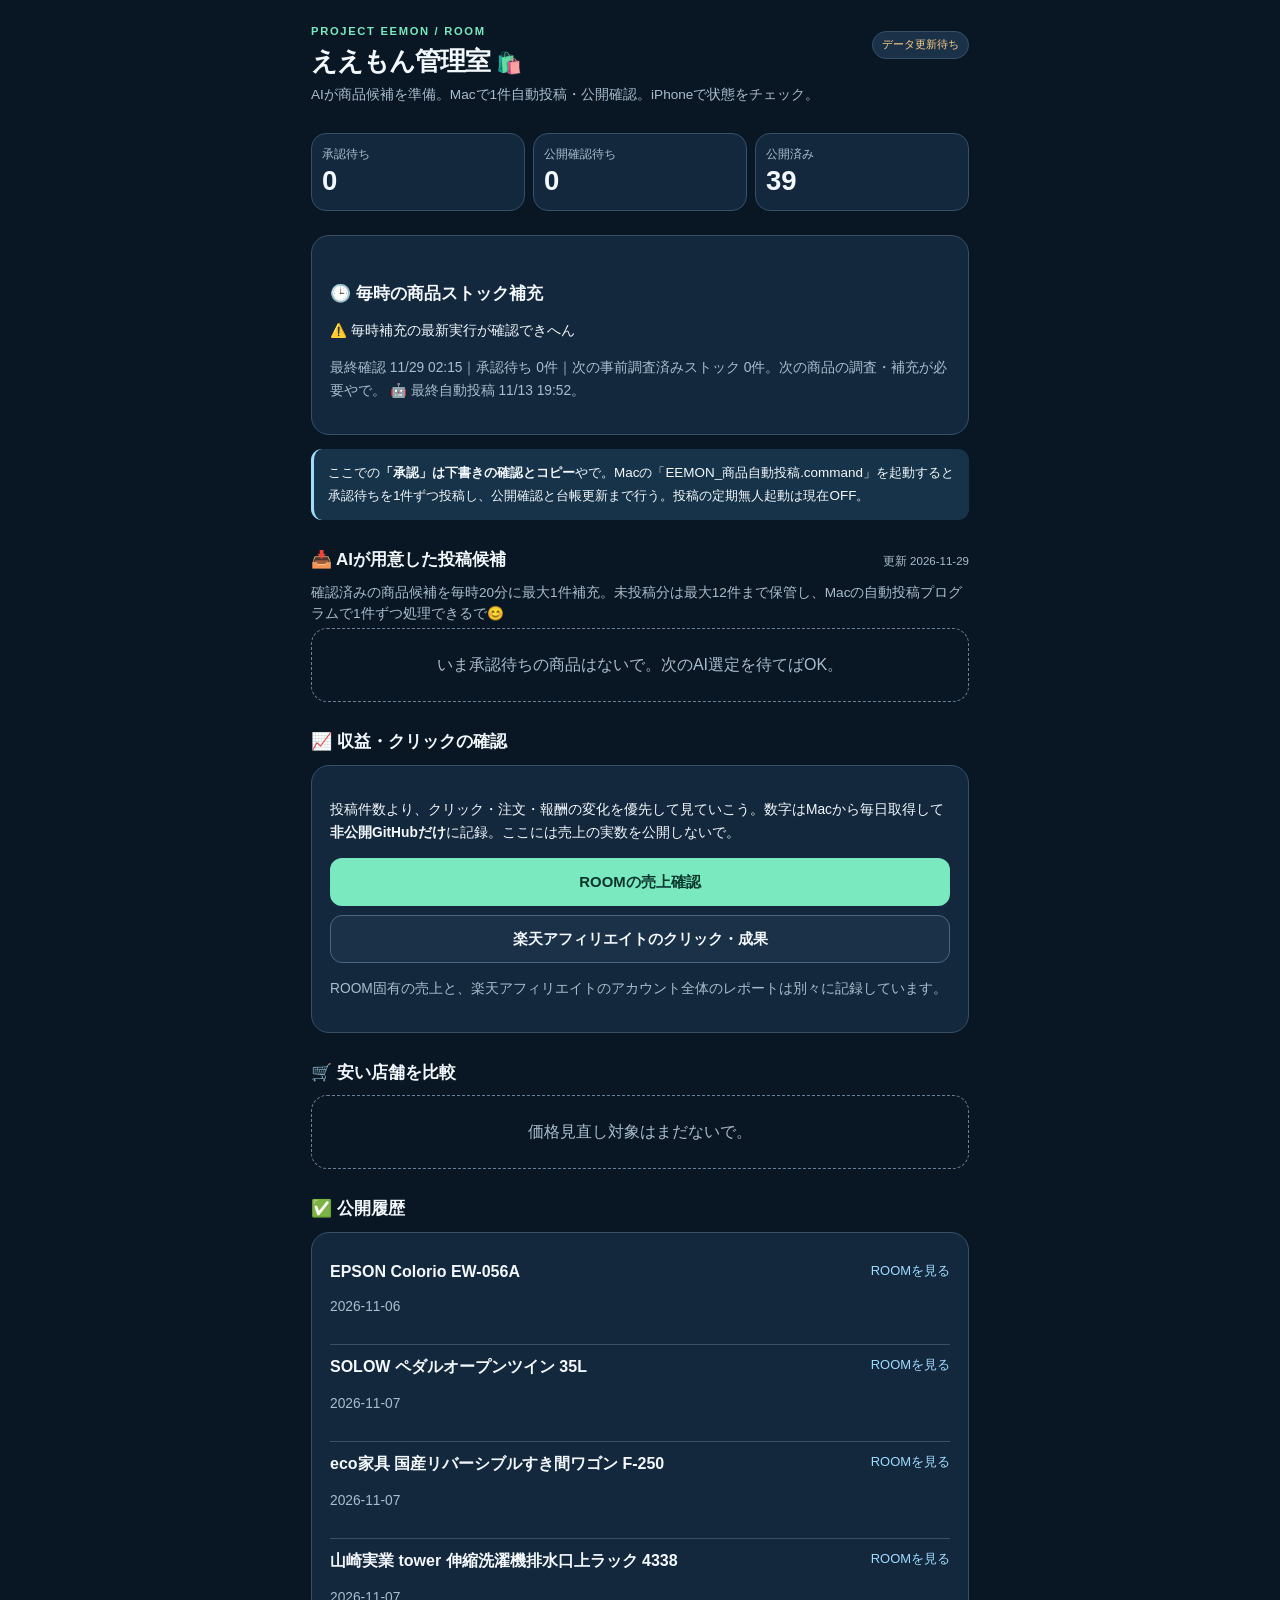
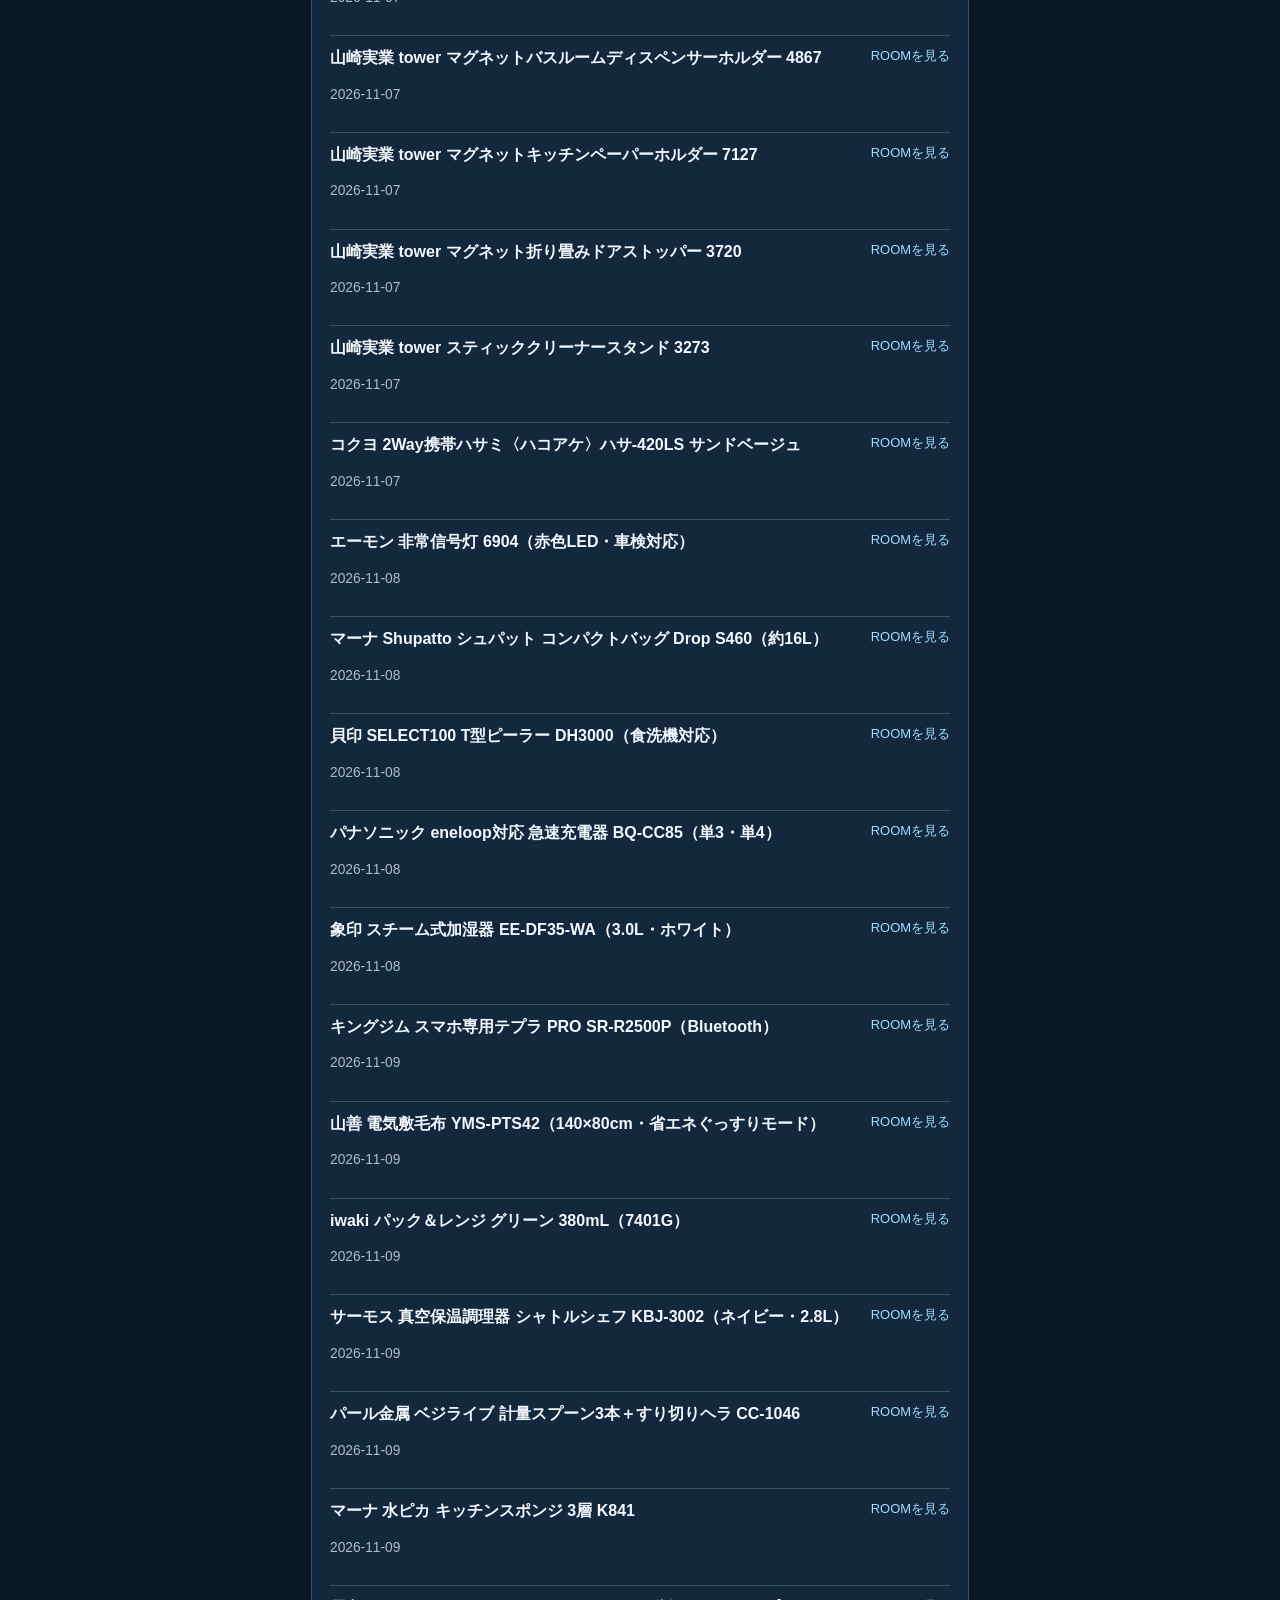
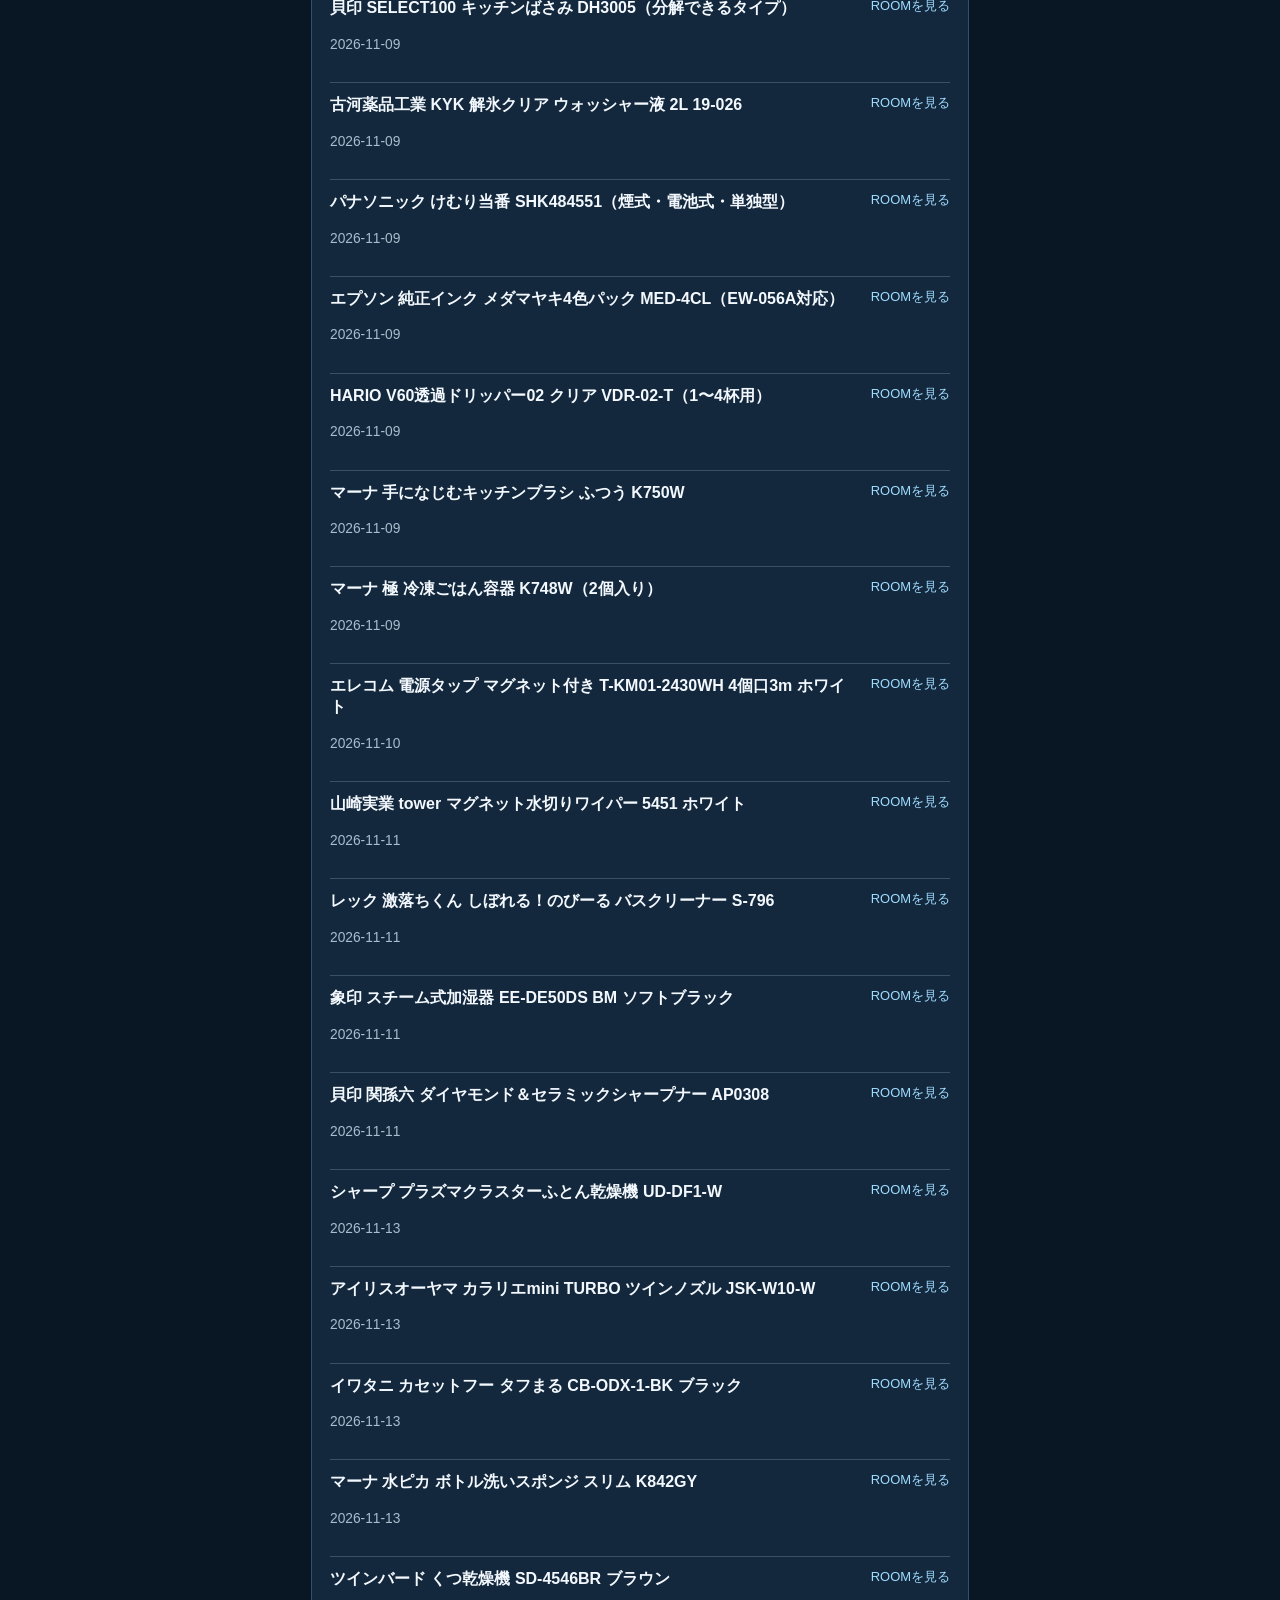
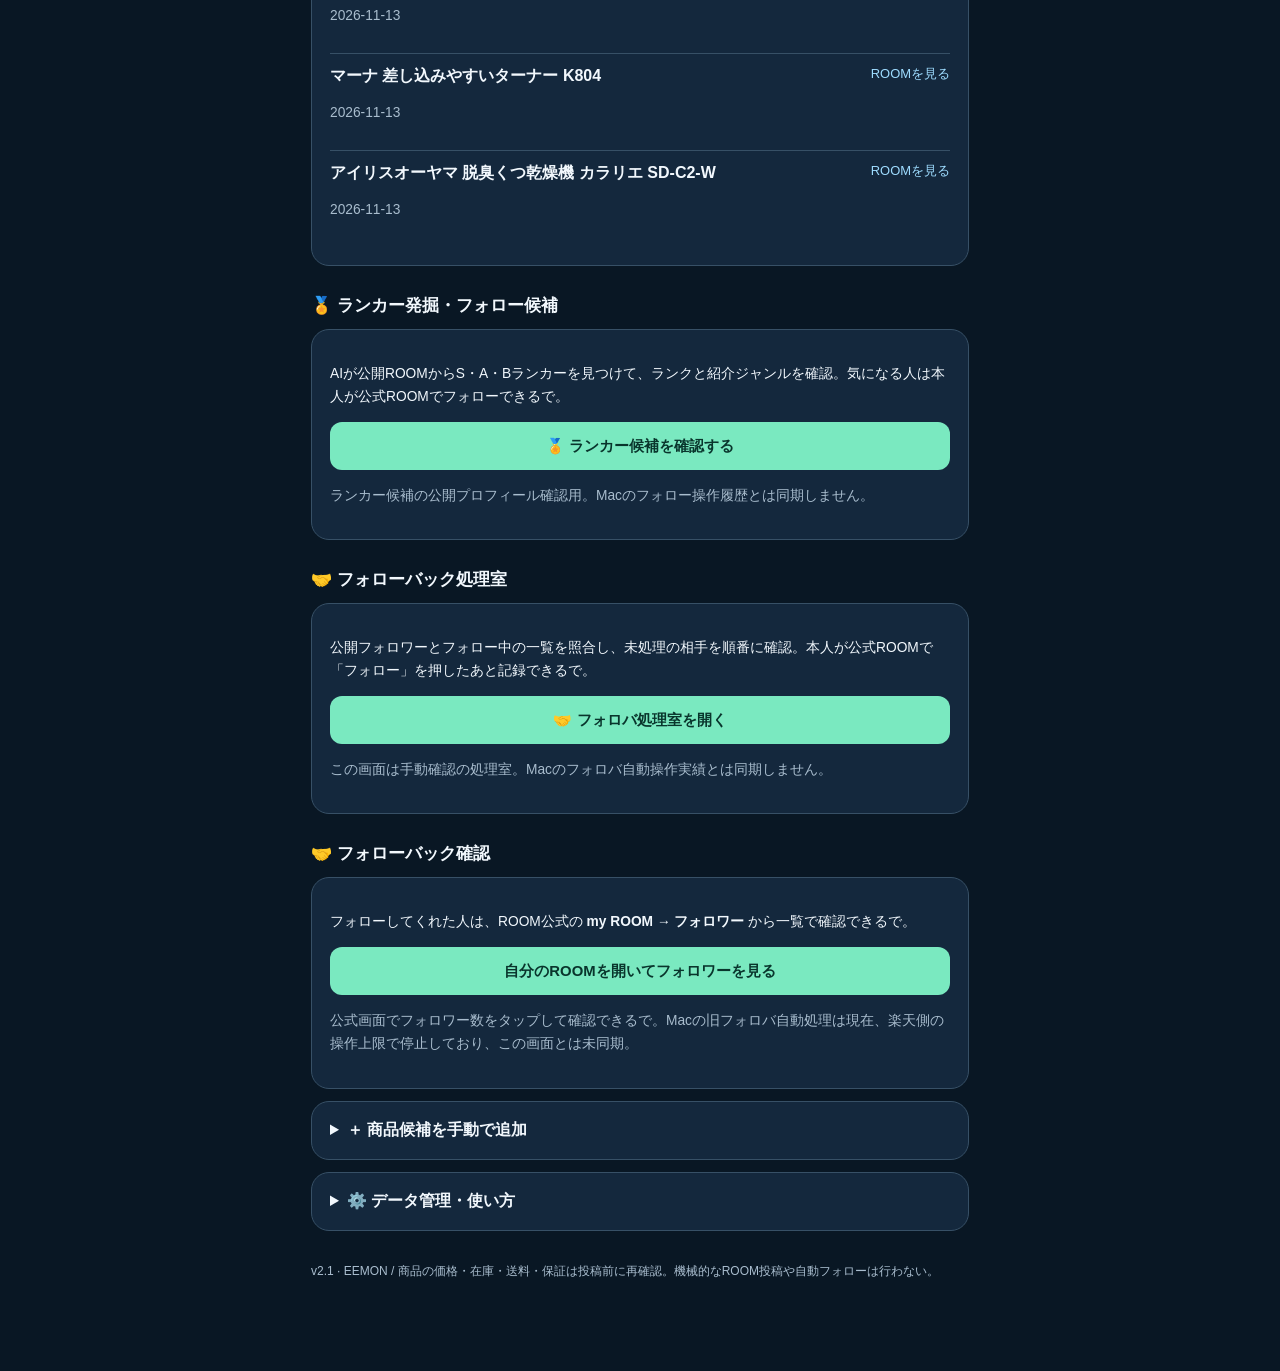
<file: index.html>
<!doctype html>
<html lang="ja">
<head>
<meta charset="utf-8">
<meta name="viewport" content="width=device-width,initial-scale=1,viewport-fit=cover">
<meta name="theme-color" content="#091724">
<meta http-equiv="Content-Security-Policy" content="default-src 'self'; script-src 'self'; style-src 'self'; connect-src 'self'; img-src 'self' data:; object-src 'none'; base-uri 'none'; form-action 'none'">
<title>EEMON｜ええもん管理室</title>
<link rel="stylesheet" href="./style.css">
<link rel="manifest" href="./manifest.webmanifest">
</head>
<body>
<main class="wrap">
  <header class="header">
    <div><div class="eyebrow">PROJECT EEMON / ROOM</div><h1>ええもん管理室 <span>🛍️</span></h1><p class="sub">AIが商品候補を準備。Macで1件自動投稿・公開確認。iPhoneで状態をチェック。</p></div>
    <div class="live" id="connection">読み込み中</div>
  </header>
  <section class="counts" aria-label="件数">
    <div><small>承認待ち</small><strong id="pending-count">–</strong></div>
    <div><small>公開確認待ち</small><strong id="reported-count">–</strong></div>
    <div><small>公開済み</small><strong id="published-count">–</strong></div>
  </section>
  <section class="panel" aria-label="毎時ストック補充の稼働状況">
    <div class="section-heading"><h2>🕒 毎時の商品ストック補充</h2></div>
    <p id="stock-health-summary">直近の自動補充を確認中…</p>
    <p id="stock-health-detail" class="muted small">この欄はMacの実行記録とGitHub在庫をもとに更新されるで。</p>
  </section>
  <p class="notice">ここでの<strong>「承認」は下書きの確認とコピー</strong>やで。Macの「EEMON_商品自動投稿.command」を起動すると承認待ちを1件ずつ投稿し、公開確認と台帳更新まで行う。投稿の定期無人起動は現在OFF。</p>
  <div class="section-heading"><h2>📥 AIが用意した投稿候補</h2><span id="feed-date" class="muted"></span></div>
  <p class="sub">確認済みの商品候補を毎時20分に最大1件補充。未投稿分は最大12件まで保管し、Macの自動投稿プログラムで1件ずつ処理できるで😊</p>
  <div id="pending"></div>
  <div class="section-heading"><h2>📈 収益・クリックの確認</h2></div>
  <section class="panel" aria-label="公式の成果レポートへ">
    <p>投稿件数より、クリック・注文・報酬の変化を優先して見ていこう。数字はMacから毎日取得して<strong>非公開GitHubだけ</strong>に記録。ここには売上の実数を公開しないで。</p>
    <div class="buttons">
      <a class="button green" href="https://room.rakuten.co.jp/eemon_sagashi_papa/settings" target="_blank" rel="noopener noreferrer">ROOMの売上確認</a>
      <a class="button secondary" href="https://affiliate.rakuten.co.jp/report/" target="_blank" rel="noopener noreferrer">楽天アフィリエイトのクリック・成果</a>
    </div>
    <p class="muted small">ROOM固有の売上と、楽天アフィリエイトのアカウント全体のレポートは別々に記録しています。</p>
  </section>
  <div class="section-heading"><h2>🛒 安い店舗を比較</h2></div>
  <div id="reviews"></div>
  <div class="section-heading"><h2>✅ 公開履歴</h2></div>
  <div id="published" class="panel"></div>
  <div class="section-heading"><h2>🏅 ランカー発掘・フォロー候補</h2></div>
  <section class="panel" aria-label="ランカー発掘室へ進む">
    <p>AIが公開ROOMからS・A・Bランカーを見つけて、ランクと紹介ジャンルを確認。気になる人は本人が公式ROOMでフォローできるで。</p>
    <a class="button green" href="./rankers.html">🏅 ランカー候補を確認する</a>
    <p class="muted small">ランカー候補の公開プロフィール確認用。Macのフォロー操作履歴とは同期しません。</p>
  </section>
  <div class="section-heading"><h2>🤝 フォローバック処理室</h2></div>
  <section class="panel" aria-label="大量フォロワーの対応">
    <p>公開フォロワーとフォロー中の一覧を照合し、未処理の相手を順番に確認。本人が公式ROOMで「フォロー」を押したあと記録できるで。</p>
    <a class="button green" href="./followbacks.html">🤝 フォロバ処理室を開く</a>
    <p class="muted small">この画面は手動確認の処理室。Macのフォロバ自動操作実績とは同期しません。</p>
  </section>
  <div class="section-heading"><h2>🤝 フォローバック確認</h2></div>
  <section class="panel" aria-label="楽天ROOMのフォローバック確認">
    <p>フォローしてくれた人は、ROOM公式の <b>my ROOM → フォロワー</b> から一覧で確認できるで。</p>
    <a class="button green" href="https://room.rakuten.co.jp/eemon_sagashi_papa/items" target="_blank" rel="noopener noreferrer">自分のROOMを開いてフォロワーを見る</a>
    <p class="muted small">公式画面でフォロワー数をタップして確認できるで。Macの旧フォロバ自動処理は現在、楽天側の操作上限で停止しており、この画面とは未同期。</p>
  </section>
  <details class="panel"><summary>＋ 商品候補を手動で追加</summary>
    <form id="manual-form" class="form" autocomplete="off">
      <label>商品名<input name="name" maxlength="90" required placeholder="例：便利な収納用品"></label>
      <label>楽天市場の商品URL<input name="url" type="url" required placeholder="https://item.rakuten.co.jp/shop/item/"></label>
      <label>紹介文（500文字以内）<textarea name="caption" maxlength="500" required placeholder="ここが他と違ってええ！"></textarea></label>
      <button class="secondary" type="submit">候補として端末に保存</button>
    </form>
  </details>
  <details class="panel"><summary>⚙️ データ管理・使い方</summary>
    <p>GitHub Pagesの無料ホスティングに、公開しても問題ない商品情報だけを置く。承認状態はこのiPhone内に保存し、GitHubや楽天へ送信しない。Safariの履歴削除で消える場合があるで。</p>
    <p><b>使い方：</b>①承認して文面コピー → ②楽天市場で「ROOMに投稿」→ ③楽天公式の「完了」を押す → ④この画面で報告文をコピーしてChatGPTに貼り付け。</p>
    <div class="btn-row"><button id="export" class="secondary" type="button">履歴をバックアップ</button><button id="clear" class="tertiary" type="button">端末内記録を消去</button></div>
    <p class="muted small">アプリ風に使うならSafariの共有メニューから「ホーム画面に追加」。このページに楽天IDやパスワードは入力しないでな。</p>
  </details>
  <footer>v2.1 · EEMON / 商品の価格・在庫・送料・保証は投稿前に再確認。機械的なROOM投稿や自動フォローは行わない。</footer>
</main>
<div id="toast" class="toast" role="status" aria-live="polite" hidden></div>
<script src="./app.js" defer></script>
<script src="./stock-status.js" defer></script>
</body></html>
</file>
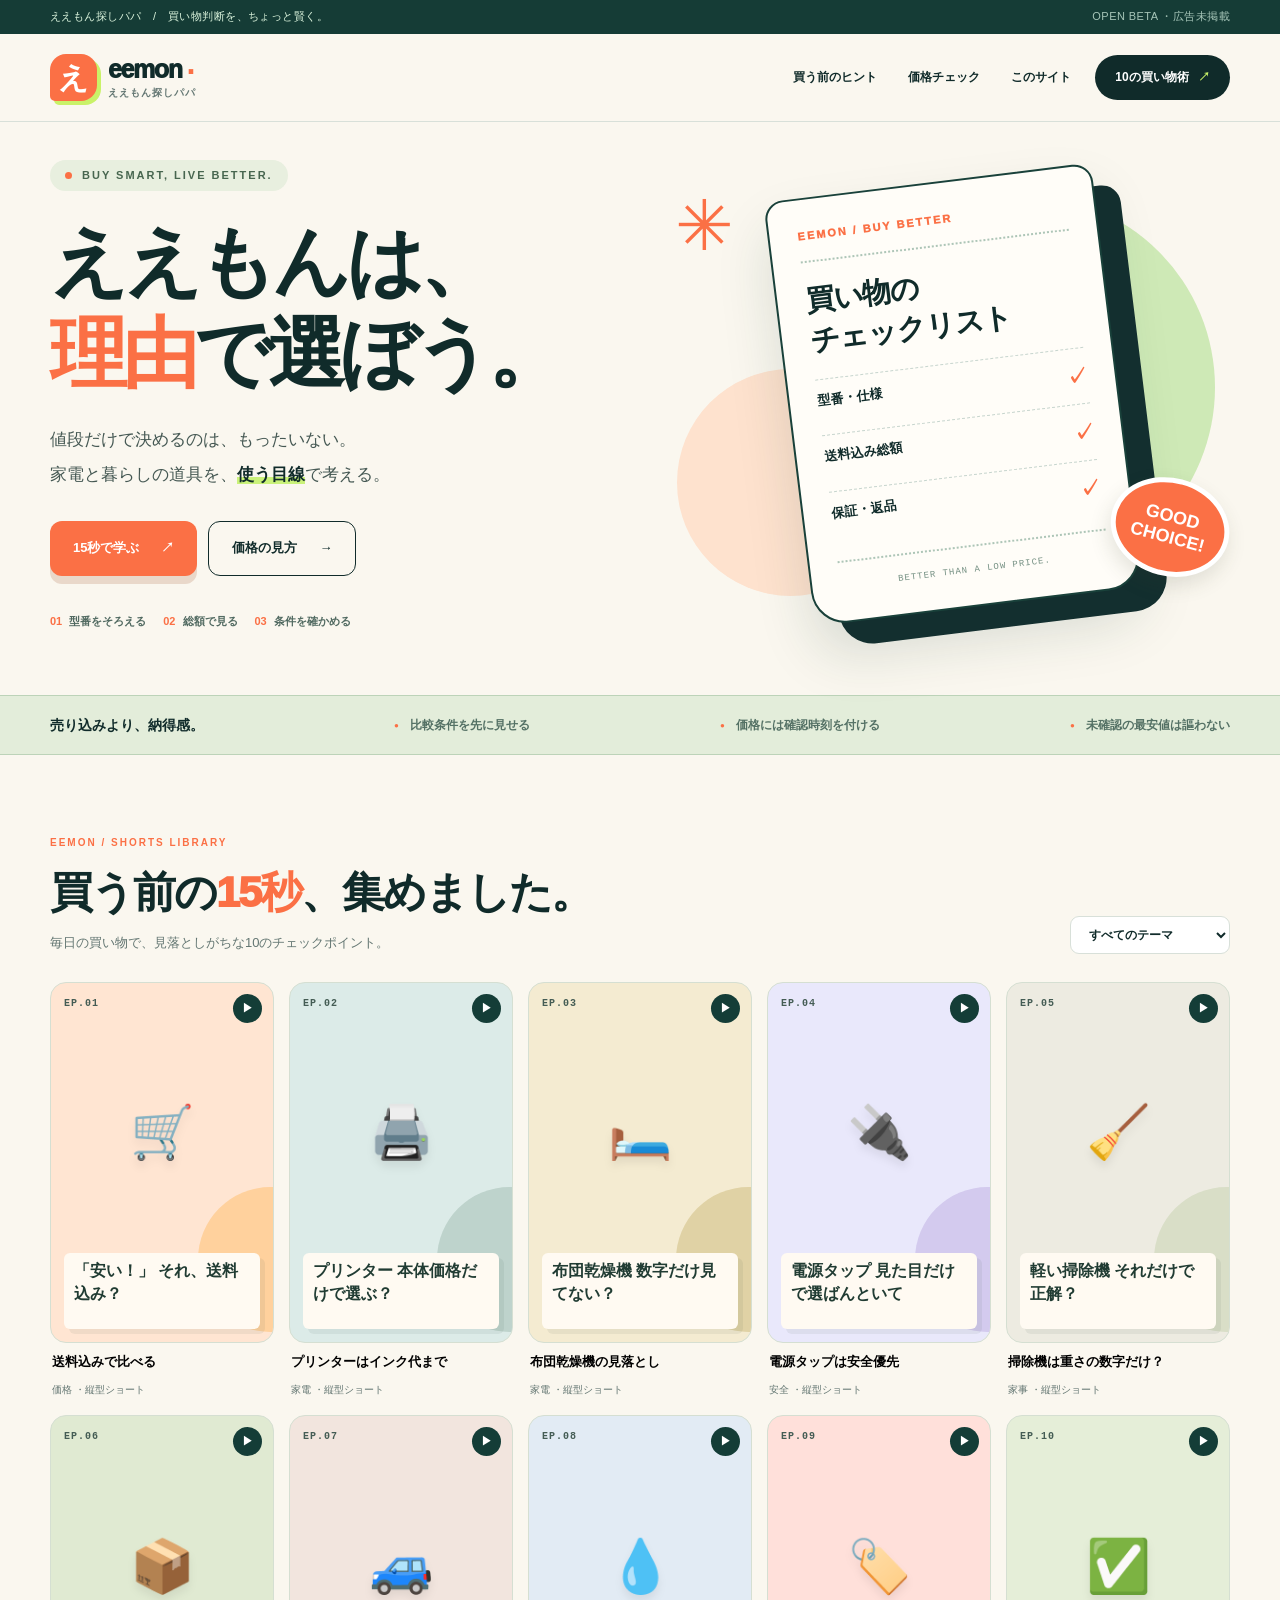
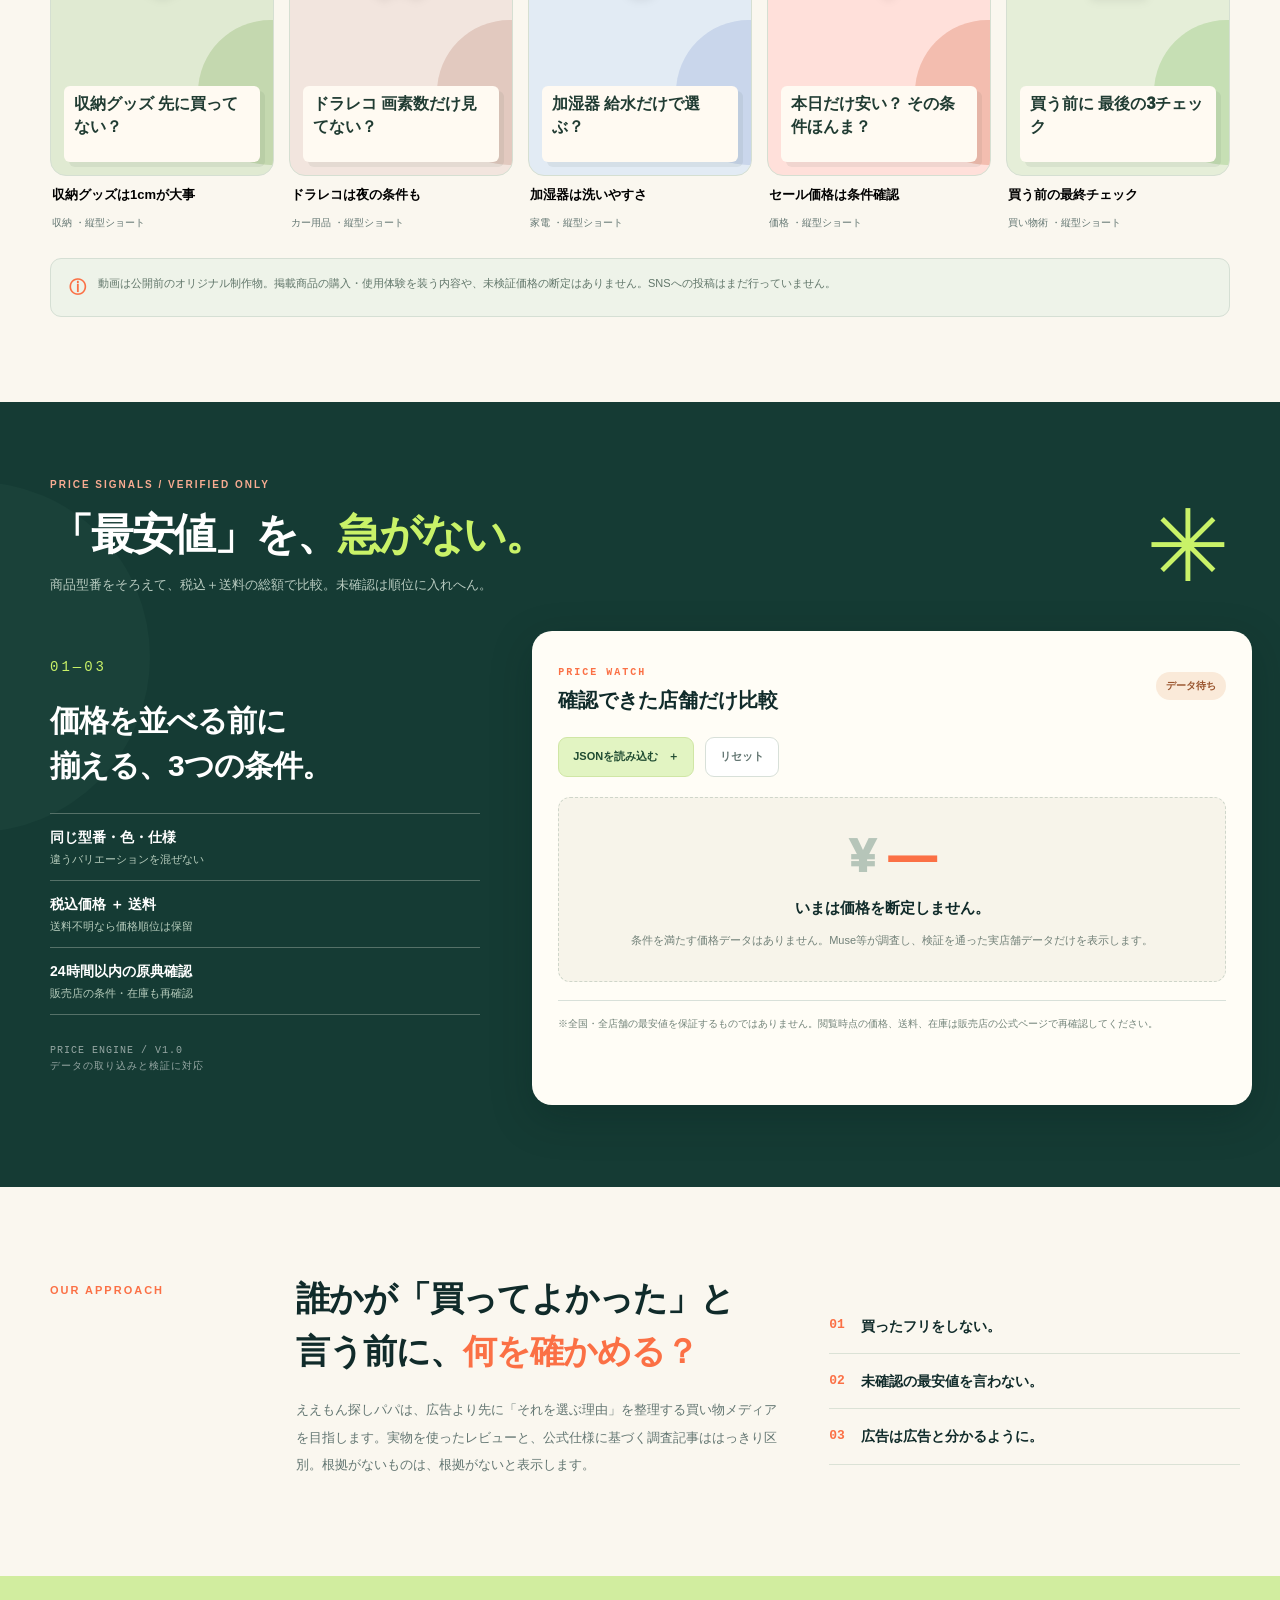
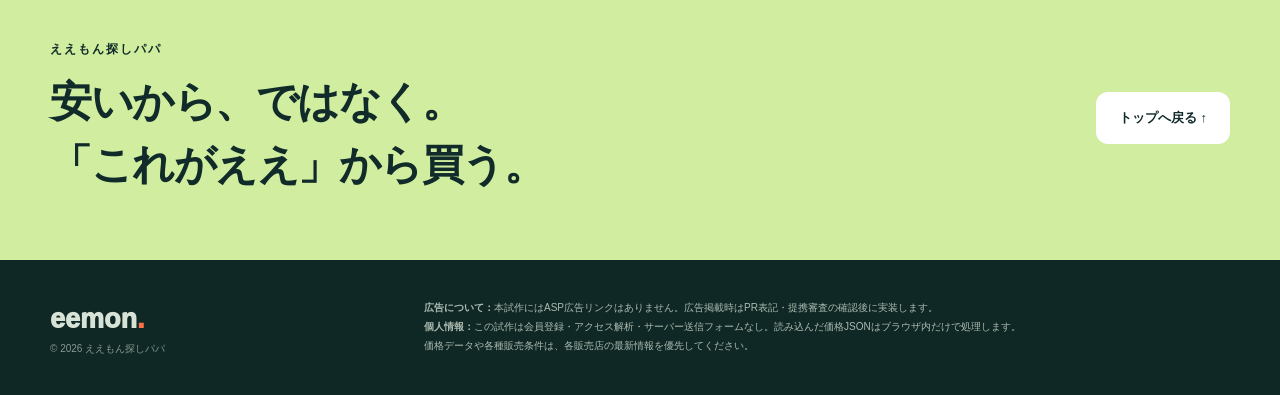
<file: social-pilot/site/index.html>
<!doctype html>
<html lang="ja">
<head>
<meta charset="utf-8"><meta name="viewport" content="width=device-width,initial-scale=1">
<meta name="theme-color" content="#f9f6ee"><meta name="description" content="ええもん探しパパ。買う前に、ちゃんと比べよう。家電・暮らしの選び方を短い動画と価格チェックでわかりやすく。">
<title>EEMON ｜ 買い物に、ちゃんと理由を。</title>
<link rel="stylesheet" href="style.css">
</head>
<body>
<div class="topnote"><div class="wrap"><span>ええもん探しパパ　/　買い物判断を、ちょっと賢く。</span><span class="topnote-right">OPEN BETA ・広告未掲載</span></div></div>
<header class="sitehead"><div class="wrap headinner"><a class="brand" href="#top" aria-label="EEMON トップ"><span class="brandmark">え</span><span class="brandname">eemon<span class="branddot">.</span><small>ええもん探しパパ</small></span></a><nav class="topnav" aria-label="メインメニュー"><a href="#reels">買う前のヒント</a><a href="#price">価格チェック</a><a href="#about">このサイト</a></nav><a class="headlink" href="#reels">10の買い物術 <span aria-hidden="true">↗</span></a></div></header>
<main id="top">
<section class="hero wrap"><div class="hero-copy"><div class="eyebrow"><span class="eyedot"></span> BUY SMART, LIVE BETTER.</div><h1>ええもんは、<br><em>理由</em>で選ぼう。</h1><p class="hero-lead">値段だけで決めるのは、もったいない。<br>家電と暮らしの道具を、<strong>使う目線</strong>で考える。</p><div class="hero-actions"><a class="btn btn-primary" href="#reels">15秒で学ぶ <span>↗</span></a><a class="btn btn-outline" href="#price">価格の見方 <span>→</span></a></div><div class="hero-foot"><div class="mini-rule"><span>01</span>型番をそろえる</div><div class="mini-rule"><span>02</span>総額で見る</div><div class="mini-rule"><span>03</span>条件を確かめる</div></div></div>
<div class="hero-art" aria-hidden="true"><div class="hero-shape hero-shape-a"></div><div class="hero-shape hero-shape-b"></div><div class="receipt"><div class="receipt-top">EEMON / BUY BETTER</div><div class="receipt-title">買い物の<br>チェックリスト</div><div class="receipt-row"><span>型番・仕様</span><b>✓</b></div><div class="receipt-row"><span>送料込み総額</span><b>✓</b></div><div class="receipt-row"><span>保証・返品</span><b>✓</b></div><div class="receipt-bottom">BETTER THAN A LOW PRICE.</div></div><span class="art-stamp">GOOD<br>CHOICE!</span><div class="art-spark">✳</div></div></section>
<section class="proofbar"><div class="wrap proofinner"><strong>売り込みより、納得感。</strong><span>比較条件を先に見せる</span><span>価格には確認時刻を付ける</span><span>未確認の最安値は謳わない</span></div></section>
<section class="wrap section reels" id="reels"><div class="section-heading"><div><div class="section-kicker">EEMON / SHORTS LIBRARY</div><h2>買う前の<span>15秒</span>、集めました。</h2><p>毎日の買い物で、見落としがちな10のチェックポイント。</p></div><div class="filter-area"><label class="visually-hidden" for="reelFilter">カテゴリで絞り込み</label><select id="reelFilter"><option value="all">すべてのテーマ</option><option value="家電">家電</option><option value="価格">価格</option><option value="安全">安全</option><option value="家事">家事</option><option value="収納">収納</option><option value="カー用品">カー用品</option><option value="買い物術">買い物術</option></select></div></div><div class="reel-grid" id="reelGrid" aria-live="polite"><div class="loading">動画ライブラリを読み込み中…</div></div><div class="library-note"><span class="library-note-icon">ⓘ</span><p>動画は公開前のオリジナル制作物。掲載商品の購入・使用体験を装う内容や、未検証価格の断定はありません。SNSへの投稿はまだ行っていません。</p></div></section>
<section class="feature" id="price"><div class="wrap"><div class="section-heading feature-heading"><div><div class="section-kicker">PRICE SIGNALS / VERIFIED ONLY</div><h2>「最安値」を、<span>急がない。</span></h2><p>商品型番をそろえて、税込＋送料の総額で比較。未確認は順位に入れへん。</p></div><span class="feature-asterisk" aria-hidden="true">✳</span></div><div class="price-layout"><div class="price-lead"><div class="price-lead-number">01—03</div><h3>価格を並べる前に<br>揃える、3つの条件。</h3><ol class="rules"><li><strong>同じ型番・色・仕様</strong><span>違うバリエーションを混ぜない</span></li><li><strong>税込価格 ＋ 送料</strong><span>送料不明なら価格順位は保留</span></li><li><strong>24時間以内の原典確認</strong><span>販売店の条件・在庫も再確認</span></li></ol><div class="data-stamp">PRICE ENGINE / V1.0<br>データの取り込みと検証に対応</div></div><div class="price-board"><div class="board-head"><div><span class="board-kicker">PRICE WATCH</span><h3>確認できた店舗だけ比較</h3></div><span class="status-pill" id="priceStatus">データ待ち</span></div><div class="board-tools"><label for="priceImport" class="upload-label">JSONを読み込む <span aria-hidden="true">＋</span></label><input type="file" id="priceImport" accept=".json,application/json" aria-label="検証済み価格JSONを読み込む"><button id="clearPrice" class="ghost-button">リセット</button></div><div id="priceBoard" aria-live="polite"><div class="empty-price"><div class="empty-graphic">¥ <span>—</span></div><strong>いまは価格を断定しません。</strong><p>条件を満たした実店舗の価格データがまだありません。検証済みJSONを読み込むと、同一型番の確認範囲で比較できます。</p></div></div><div class="board-foot">※全国・全店舗の最安値を保証するものではありません。閲覧時点の価格、送料、在庫は販売店の公式ページで再確認してください。</div></div></div></div></section>
<section class="wrap how" id="about"><div class="how-label">OUR APPROACH</div><div class="how-main"><div><h2>誰かが「買ってよかった」と<br>言う前に、<em>何を確かめる？</em></h2><p>ええもん探しパパは、広告より先に「それを選ぶ理由」を整理する買い物メディアを目指します。実物を使ったレビューと、公式仕様に基づく調査記事ははっきり区別。根拠がないものは、根拠がないと表示します。</p></div><div class="ethics"><div><span>01</span><strong>買ったフリをしない。</strong></div><div><span>02</span><strong>未確認の最安値を言わない。</strong></div><div><span>03</span><strong>広告は広告と分かるように。</strong></div></div></div></section>
<section class="closing"><div class="wrap closing-inner"><div><div class="closing-label">ええもん探しパパ</div><h2>安いから、ではなく。<br>「これがええ」から買う。</h2></div><a class="btn btn-light" href="#top">トップへ戻る ↑</a></div></section>
</main>
<footer class="footer"><div class="wrap footer-inner"><div class="footerbrand">eemon<span>.</span><small>© 2026 ええもん探しパパ</small></div><div class="footer-notice"><b>広告について：</b>本試作にはASP広告リンクはありません。広告掲載時はPR表記・提携審査の確認後に実装します。<br><b>個人情報：</b>この試作は会員登録・アクセス解析・サーバー送信フォームなし。読み込んだ価格JSONはブラウザ内だけで処理します。<br>価格データや各種販売条件は、各販売店の最新情報を優先してください。</div></div></footer>
<div class="modal" id="modal" role="dialog" aria-label="動画の詳細" aria-modal="true" aria-hidden="true"><div class="modal-underlay" id="modalUnderlay"></div><div class="modal-panel" role="document"><button id="modalClose" class="modal-close" aria-label="閉じる">×</button><div class="modal-video"><video id="modalVideo" playsinline controls preload="none" poster=""><source id="modalSource" src="" type="video/mp4"></video><div class="media-missing" id="mediaMissing" hidden>このページには動画ファイルが含まれていません。配布ZIPの <code>site/media/reels/</code> から開いてください。</div></div><div class="modal-info"><div class="section-kicker" id="modalTag"></div><h3 id="modalTitle"></h3><p id="modalNote"></p><button class="btn btn-primary" id="copyCaption">投稿キャプションをコピー</button><div class="caption-pre" id="captionPreview"></div><small>外部投稿・広告掲載は自動では行いません。</small></div></div></div>
<div class="toast" id="toast" role="status" aria-live="polite"></div>
<script defer src="app.js"></script>
</body></html>
</file>
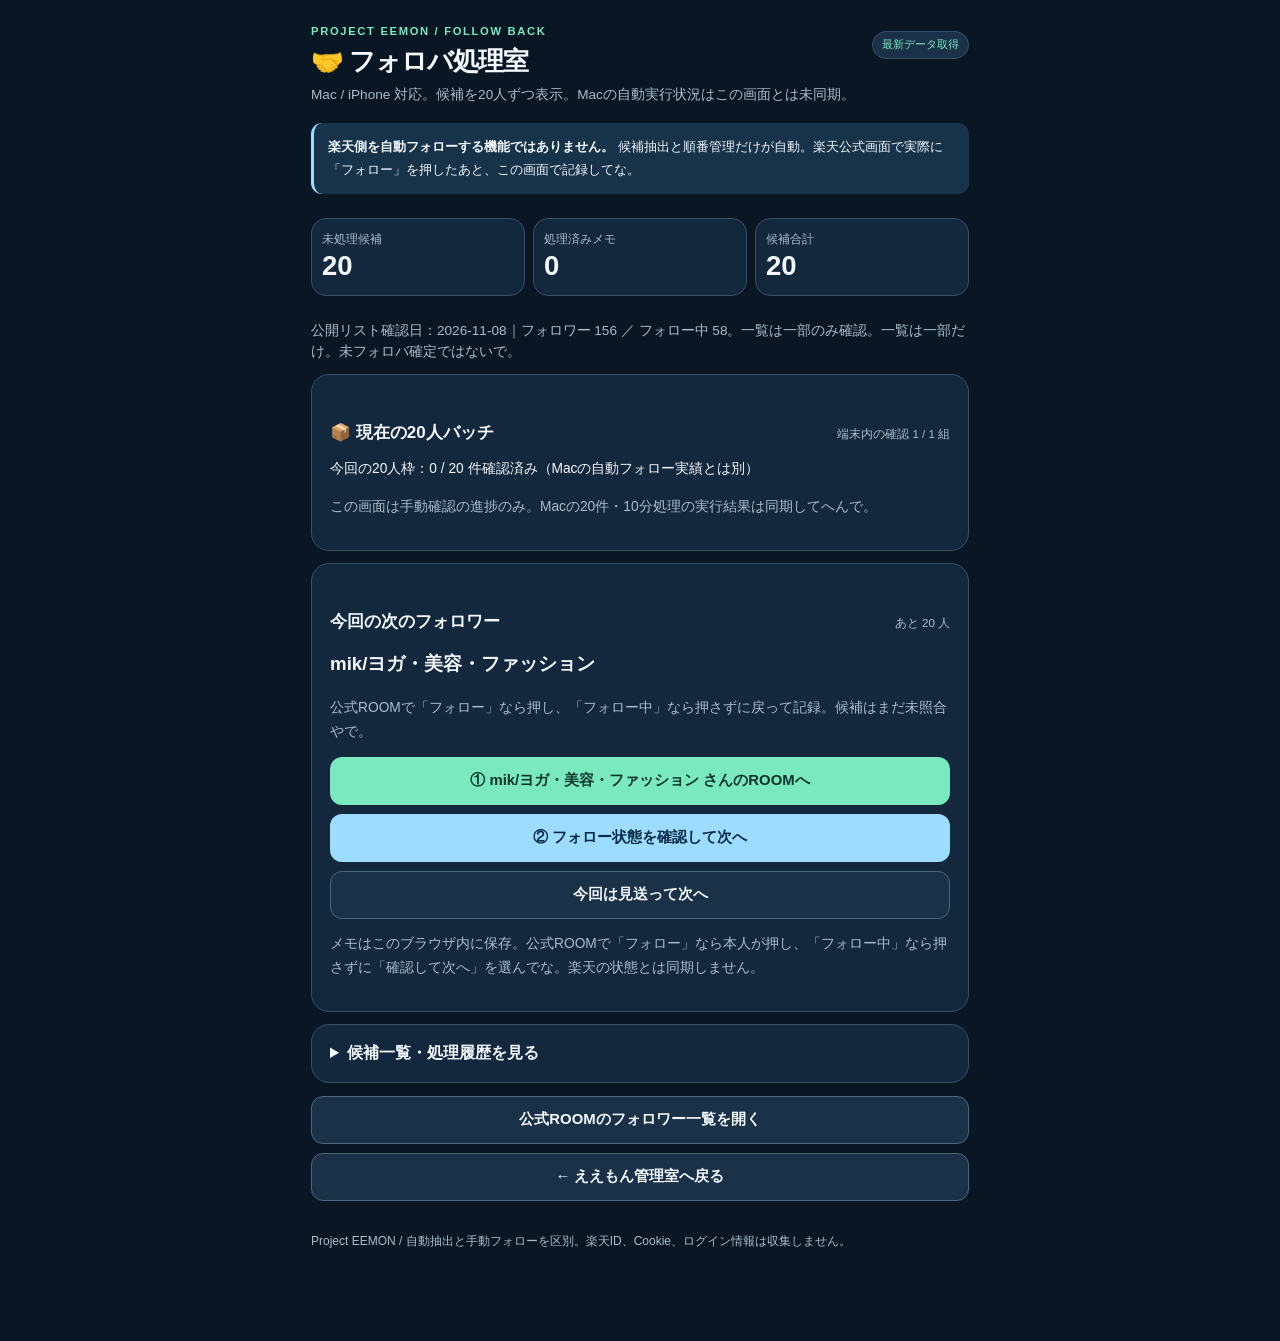
<file: followbacks.html>
<!doctype html>
<html lang="ja">
<head><meta charset="utf-8"><meta name="viewport" content="width=device-width,initial-scale=1,viewport-fit=cover">
<meta name="theme-color" content="#091724">
<meta http-equiv="Content-Security-Policy" content="default-src 'self'; script-src 'self'; style-src 'self'; connect-src 'self'; img-src 'self' data:; object-src 'none'; base-uri 'none'; form-action 'none'">
<title>EEMON｜フォローバック処理室</title>
<link rel="stylesheet" href="./style.css"></head>
<body><main class="wrap">
<header class="header"><div><div class="eyebrow">PROJECT EEMON / FOLLOW BACK</div><h1>🤝 フォロバ処理室</h1><p class="sub">Mac / iPhone 対応。候補を20人ずつ表示。Macの自動実行状況はこの画面とは未同期。</p></div><div class="live" id="connection">読み込み中</div></header>
<p class="notice"><strong>楽天側を自動フォローする機能ではありません。</strong> 候補抽出と順番管理だけが自動。楽天公式画面で実際に「フォロー」を押したあと、この画面で記録してな。</p>
<section class="counts" aria-label="フォローバック処理数"><div><small>未処理候補</small><strong id="remaining">–</strong></div><div><small>処理済みメモ</small><strong id="done">–</strong></div><div><small>候補合計</small><strong id="total">–</strong></div></section>
<p class="sub" id="source-info"></p>
<section class="panel" aria-label="20人単位の処理進捗">
<div class="section-heading"><h2>📦 現在の20人バッチ</h2><span id="batch-number" class="muted">準備中</span></div>
<p id="batch-progress">データを読み込み中…</p>
<p class="muted small" id="batch-cooldown">この画面は手動確認の進捗のみ。Macの20件・10分処理の実行結果は同期してへんで。</p>
</section>
<section class="panel" aria-label="次に確認するフォロワー">
  <div class="section-heading"><h2>今回の次のフォロワー</h2><span class="muted" id="index"></span></div>
  <h3 id="next-name">読み込み中…</h3><p class="muted small" id="next-note"></p>
  <div class="buttons"><a id="open-profile" class="button green" target="_blank" rel="noopener noreferrer" href="https://room.rakuten.co.jp/eemon_sagashi_papa/items">① 楽天ROOMの相手のプロフィールを開く</a>
  <button id="mark-done" class="primary" type="button">② フォロー状態を確認して次へ</button>
  <button id="mark-skip" class="secondary" type="button">今回は見送って次へ</button></div>
  <p class="muted small">メモはこのブラウザ内に保存。公式ROOMで「フォロー」なら本人が押し、「フォロー中」なら押さずに「確認して次へ」を選んでな。楽天の状態とは同期しません。</p>
</section>
<details class="panel"><summary>候補一覧・処理履歴を見る</summary><div id="list"></div></details>
<div class="buttons"><a class="button secondary" href="https://room.rakuten.co.jp/eemon_sagashi_papa/items" target="_blank" rel="noopener noreferrer">公式ROOMのフォロワー一覧を開く</a>
<a class="button secondary" href="./index.html">← ええもん管理室へ戻る</a></div>
<footer>Project EEMON / 自動抽出と手動フォローを区別。楽天ID、Cookie、ログイン情報は収集しません。</footer>
</main><script src="./followbacks.js" defer></script></body></html>
</file>
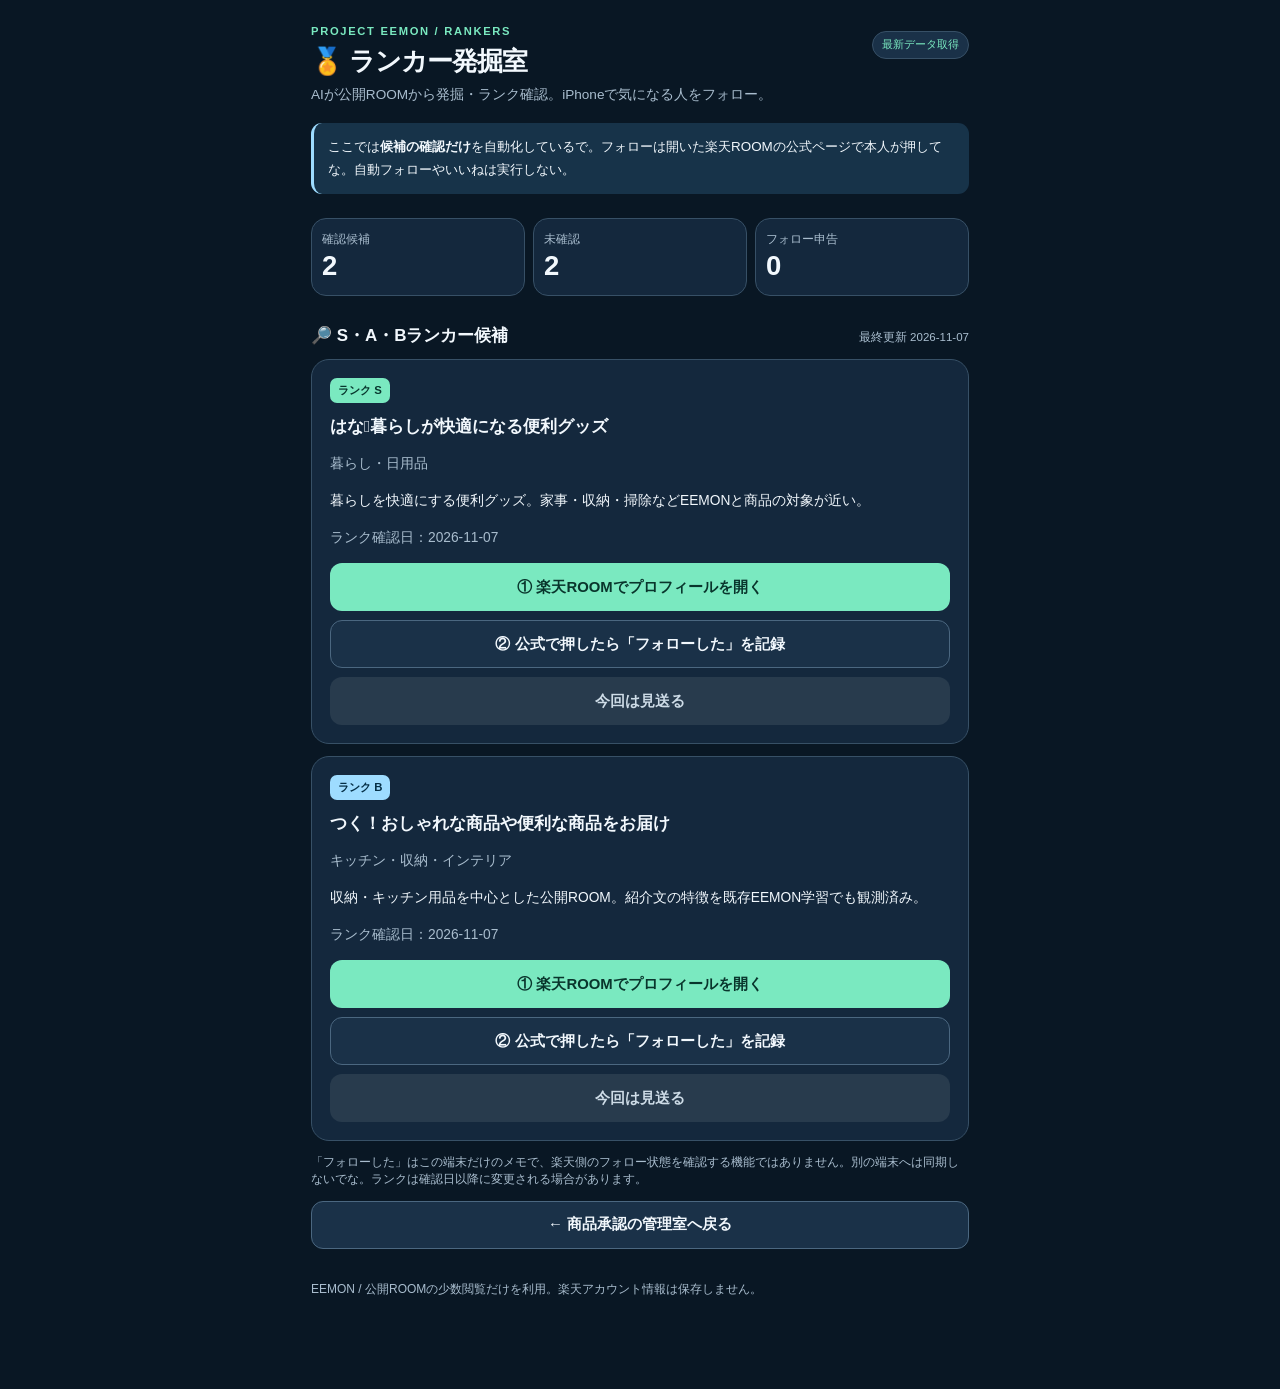
<file: rankers.html>
<!doctype html>
<html lang="ja"><head>
<meta charset="utf-8"><meta name="viewport" content="width=device-width,initial-scale=1,viewport-fit=cover">
<meta name="theme-color" content="#091724">
<meta http-equiv="Content-Security-Policy" content="default-src 'self'; script-src 'self'; style-src 'self'; connect-src 'self'; img-src 'self' data:; object-src 'none'; base-uri 'none'; form-action 'none'">
<title>EEMON｜ランカー発掘室</title>
<link rel="stylesheet" href="./style.css"></head>
<body><main class="wrap">
<header class="header"><div><div class="eyebrow">PROJECT EEMON / RANKERS</div>
<h1>🏅 ランカー発掘室</h1><p class="sub">AIが公開ROOMから発掘・ランク確認。iPhoneで気になる人をフォロー。</p></div>
<div class="live" id="ranker-connection">読み込み中</div></header>
<p class="notice">ここでは<b>候補の確認だけ</b>を自動化しているで。フォローは開いた楽天ROOMの公式ページで本人が押してな。自動フォローやいいねは実行しない。</p>
<section class="counts" aria-label="ランカー確認状況">
<div><small>確認候補</small><strong id="ranker-total">–</strong></div>
<div><small>未確認</small><strong id="ranker-unreviewed">–</strong></div>
<div><small>フォロー申告</small><strong id="ranker-followed">–</strong></div>
</section>
<div class="section-heading"><h2>🔎 S・A・Bランカー候補</h2><span class="muted" id="ranker-date"></span></div>
<div id="ranker-candidates"></div>
<p class="muted small">「フォローした」はこの端末だけのメモで、楽天側のフォロー状態を確認する機能ではありません。別の端末へは同期しないでな。ランクは確認日以降に変更される場合があります。</p>
<div class="buttons"><a class="button secondary" href="./index.html">← 商品承認の管理室へ戻る</a></div>
<footer>EEMON / 公開ROOMの少数閲覧だけを利用。楽天アカウント情報は保存しません。</footer>
</main><script defer src="./rankers.js"></script></body></html>
</file>
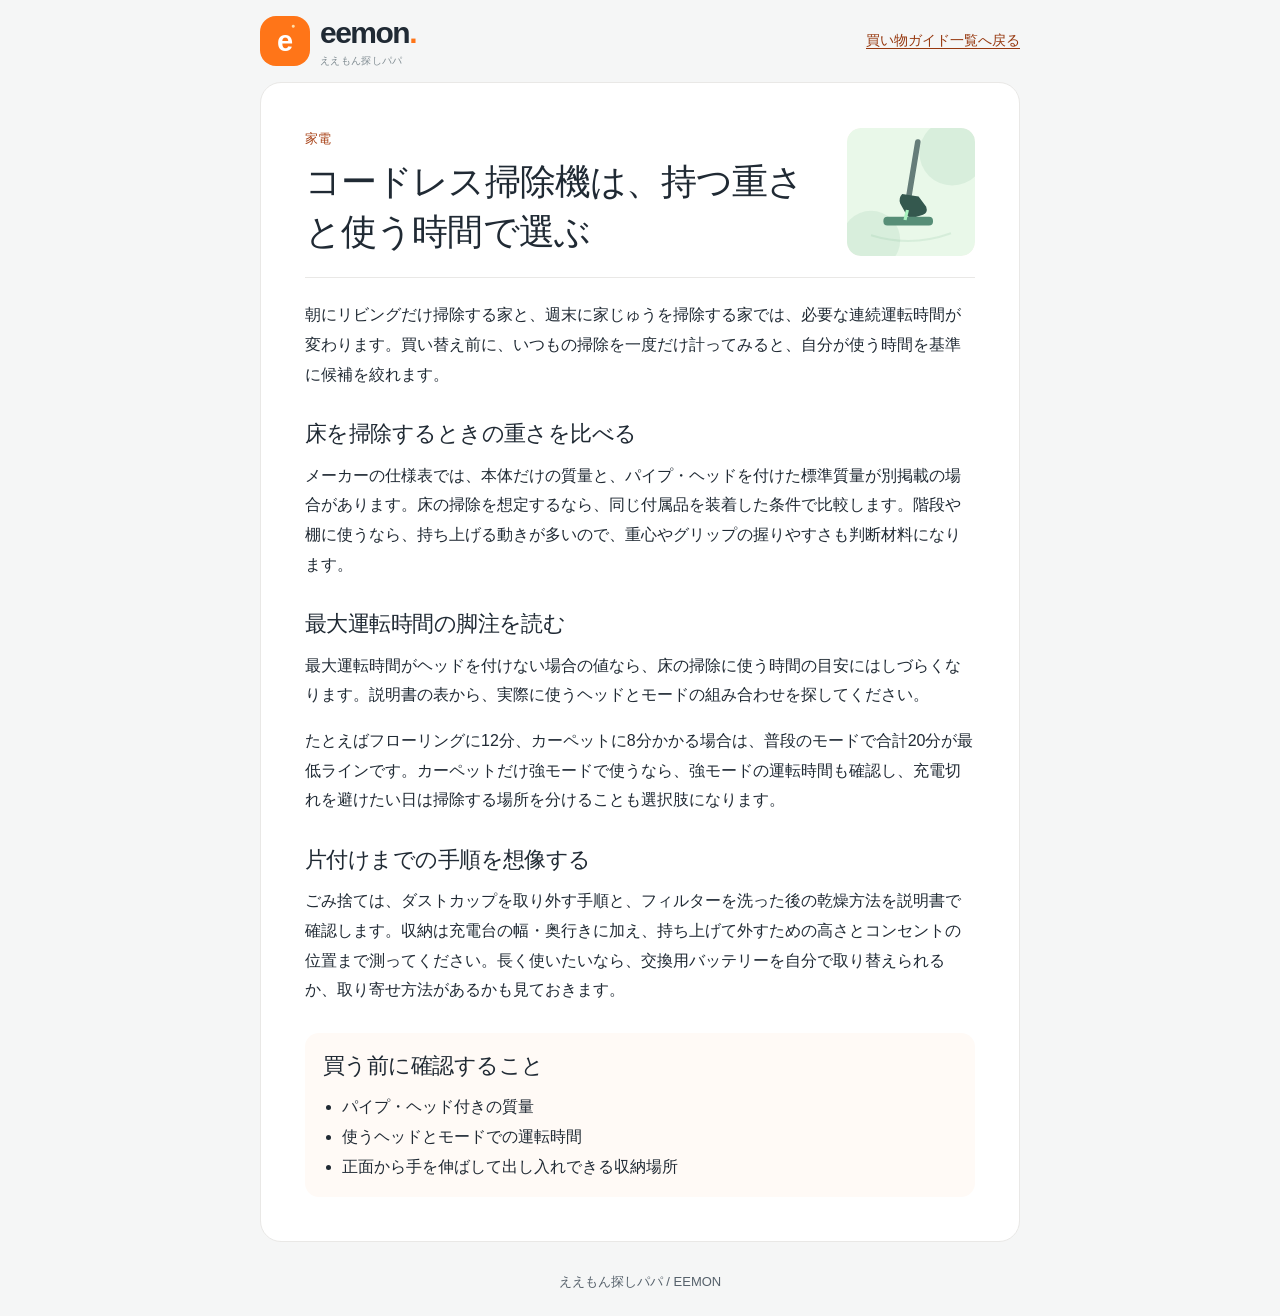
<file: portal-v2/site/articles/cordless-vacuum.html>
<!doctype html>
<html lang="ja">
<head>
  <meta charset="utf-8">
  <meta name="viewport" content="width=device-width, initial-scale=1">
  <meta name="theme-color" content="#fffaf6">
  <meta name="description" content="本体重量と標準質量の読み方、ヘッド付きの運転時間、収納とごみ捨ての見分け方。">
  <title>コードレス掃除機は、持つ重さと使う時間で選ぶ | ええもん探しパパ</title>
  <link rel="icon" href="../assets/logo.svg" type="image/svg+xml">
  <link rel="stylesheet" href="../style.css">
</head>
<body>
<header class="guide-header">
  <a class="identity" href="../index.html" aria-label="ええもん探しパパ ホーム"><span class="logo-mark" aria-hidden="true">e<span>●</span></span><span class="identity-copy"><b>eemon<span class="brand-dot">.</span></b><small>ええもん探しパパ</small></span></a>
  <a class="guide-back" href="../index.html#buying-guides">買い物ガイド一覧へ戻る</a>
</header>
<main class="guide-shell">
  <article class="guide-article">
    <header class="guide-intro">
      <div>
        <p class="guide-category">家電</p>
        <h1>コードレス掃除機は、持つ重さと使う時間で選ぶ</h1>
      </div>
      <img src="../assets/vacuum.svg" alt="" width="128" height="128">
    </header>
    <p class="guide-lead">朝にリビングだけ掃除する家と、週末に家じゅうを掃除する家では、必要な連続運転時間が変わります。買い替え前に、いつもの掃除を一度だけ計ってみると、自分が使う時間を基準に候補を絞れます。</p>
    <section>
      <h2>床を掃除するときの重さを比べる</h2>
      <p>メーカーの仕様表では、本体だけの質量と、パイプ・ヘッドを付けた標準質量が別掲載の場合があります。床の掃除を想定するなら、同じ付属品を装着した条件で比較します。階段や棚に使うなら、持ち上げる動きが多いので、重心やグリップの握りやすさも判断材料になります。</p>
    </section>
    <section>
      <h2>最大運転時間の脚注を読む</h2>
      <p>最大運転時間がヘッドを付けない場合の値なら、床の掃除に使う時間の目安にはしづらくなります。説明書の表から、実際に使うヘッドとモードの組み合わせを探してください。</p>
      <p>たとえばフローリングに12分、カーペットに8分かかる場合は、普段のモードで合計20分が最低ラインです。カーペットだけ強モードで使うなら、強モードの運転時間も確認し、充電切れを避けたい日は掃除する場所を分けることも選択肢になります。</p>
    </section>
    <section>
      <h2>片付けまでの手順を想像する</h2>
      <p>ごみ捨ては、ダストカップを取り外す手順と、フィルターを洗った後の乾燥方法を説明書で確認します。収納は充電台の幅・奥行きに加え、持ち上げて外すための高さとコンセントの位置まで測ってください。長く使いたいなら、交換用バッテリーを自分で取り替えられるか、取り寄せ方法があるかも見ておきます。</p>
    </section>
    <section class="guide-checklist">
      <h2>買う前に確認すること</h2>
      <ul>
        <li>パイプ・ヘッド付きの質量</li>
        <li>使うヘッドとモードでの運転時間</li>
        <li>正面から手を伸ばして出し入れできる収納場所</li>
      </ul>
    </section>
  </article>
</main>
<footer class="guide-footer">ええもん探しパパ / EEMON</footer>
</body>
</html>
</file>
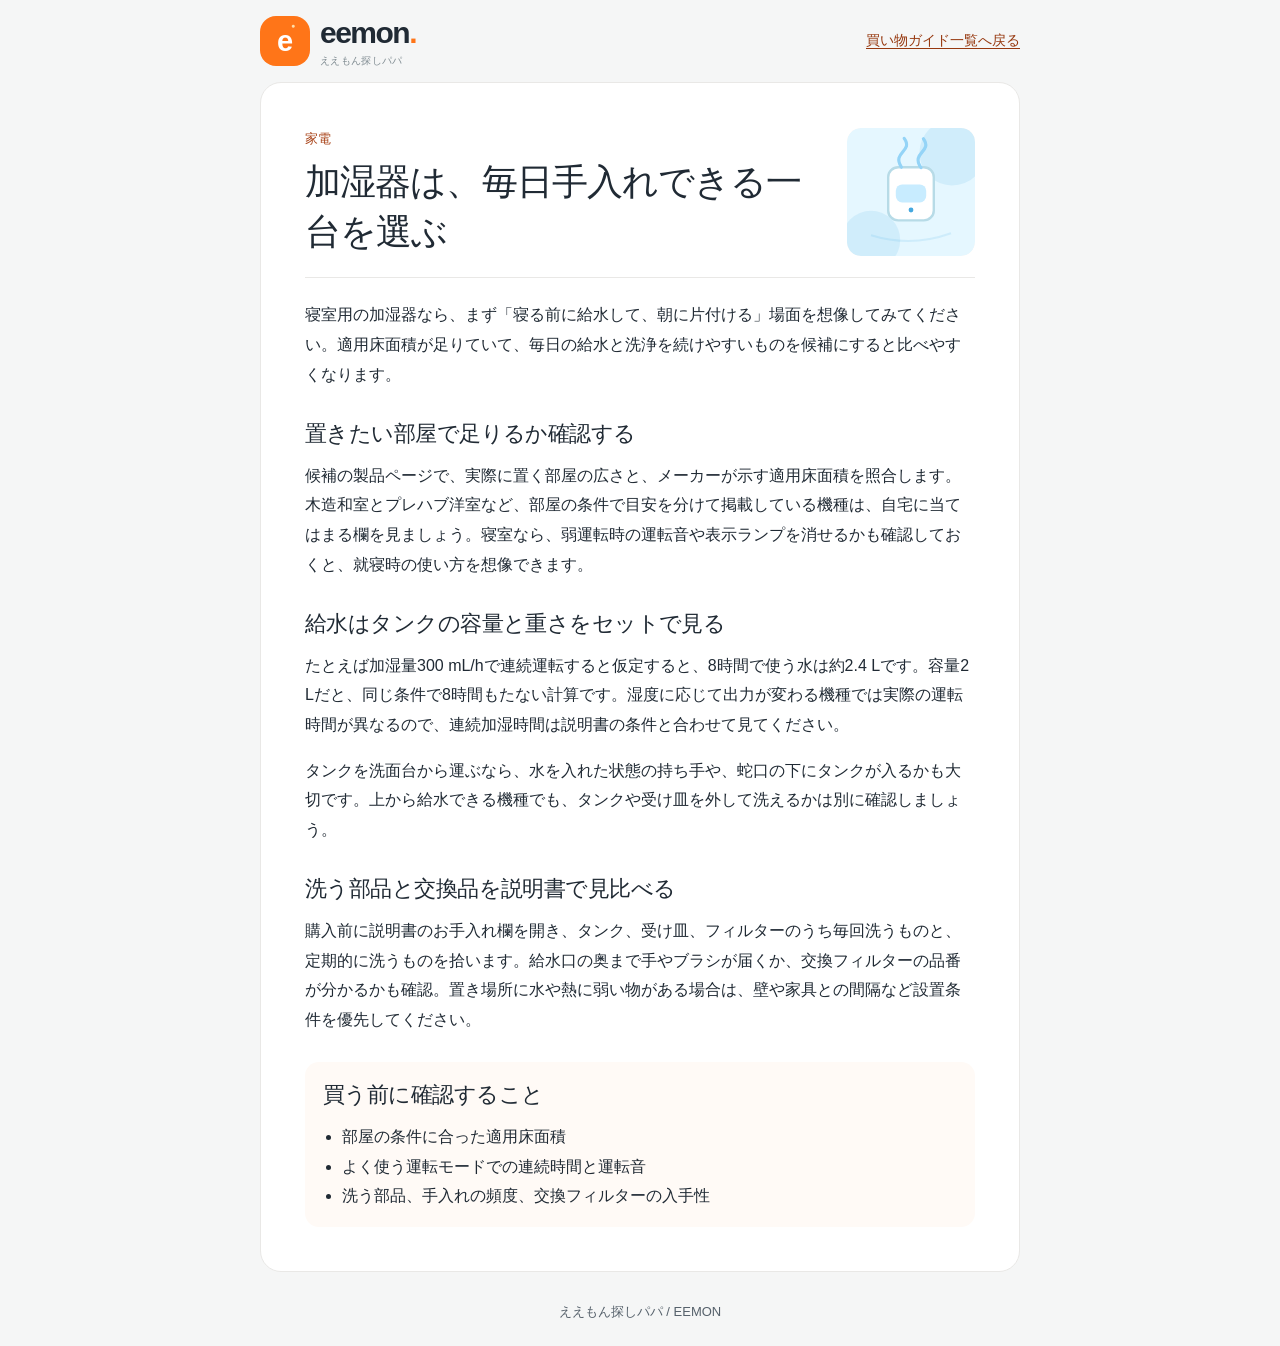
<file: portal-v2/site/articles/humidifier.html>
<!doctype html>
<html lang="ja">
<head>
  <meta charset="utf-8">
  <meta name="viewport" content="width=device-width, initial-scale=1">
  <meta name="theme-color" content="#fffaf6">
  <meta name="description" content="寝室とリビングの選び分けから、給水の回数と洗いやすさまで。加湿器を買う前に確認したいこと。">
  <title>加湿器は、毎日手入れできる一台を選ぶ | ええもん探しパパ</title>
  <link rel="icon" href="../assets/logo.svg" type="image/svg+xml">
  <link rel="stylesheet" href="../style.css">
</head>
<body>
<header class="guide-header">
  <a class="identity" href="../index.html" aria-label="ええもん探しパパ ホーム"><span class="logo-mark" aria-hidden="true">e<span>●</span></span><span class="identity-copy"><b>eemon<span class="brand-dot">.</span></b><small>ええもん探しパパ</small></span></a>
  <a class="guide-back" href="../index.html#buying-guides">買い物ガイド一覧へ戻る</a>
</header>
<main class="guide-shell">
  <article class="guide-article">
    <header class="guide-intro">
      <div>
        <p class="guide-category">家電</p>
        <h1>加湿器は、毎日手入れできる一台を選ぶ</h1>
      </div>
      <img src="../assets/humidifier.svg" alt="" width="128" height="128">
    </header>
    <p class="guide-lead">寝室用の加湿器なら、まず「寝る前に給水して、朝に片付ける」場面を想像してみてください。適用床面積が足りていて、毎日の給水と洗浄を続けやすいものを候補にすると比べやすくなります。</p>
    <section>
      <h2>置きたい部屋で足りるか確認する</h2>
      <p>候補の製品ページで、実際に置く部屋の広さと、メーカーが示す適用床面積を照合します。木造和室とプレハブ洋室など、部屋の条件で目安を分けて掲載している機種は、自宅に当てはまる欄を見ましょう。寝室なら、弱運転時の運転音や表示ランプを消せるかも確認しておくと、就寝時の使い方を想像できます。</p>
    </section>
    <section>
      <h2>給水はタンクの容量と重さをセットで見る</h2>
      <p>たとえば加湿量300 mL/hで連続運転すると仮定すると、8時間で使う水は約2.4 Lです。容量2 Lだと、同じ条件で8時間もたない計算です。湿度に応じて出力が変わる機種では実際の運転時間が異なるので、連続加湿時間は説明書の条件と合わせて見てください。</p>
      <p>タンクを洗面台から運ぶなら、水を入れた状態の持ち手や、蛇口の下にタンクが入るかも大切です。上から給水できる機種でも、タンクや受け皿を外して洗えるかは別に確認しましょう。</p>
    </section>
    <section>
      <h2>洗う部品と交換品を説明書で見比べる</h2>
      <p>購入前に説明書のお手入れ欄を開き、タンク、受け皿、フィルターのうち毎回洗うものと、定期的に洗うものを拾います。給水口の奥まで手やブラシが届くか、交換フィルターの品番が分かるかも確認。置き場所に水や熱に弱い物がある場合は、壁や家具との間隔など設置条件を優先してください。</p>
    </section>
    <section class="guide-checklist">
      <h2>買う前に確認すること</h2>
      <ul>
        <li>部屋の条件に合った適用床面積</li>
        <li>よく使う運転モードでの連続時間と運転音</li>
        <li>洗う部品、手入れの頻度、交換フィルターの入手性</li>
      </ul>
    </section>
  </article>
</main>
<footer class="guide-footer">ええもん探しパパ / EEMON</footer>
</body>
</html>
</file>
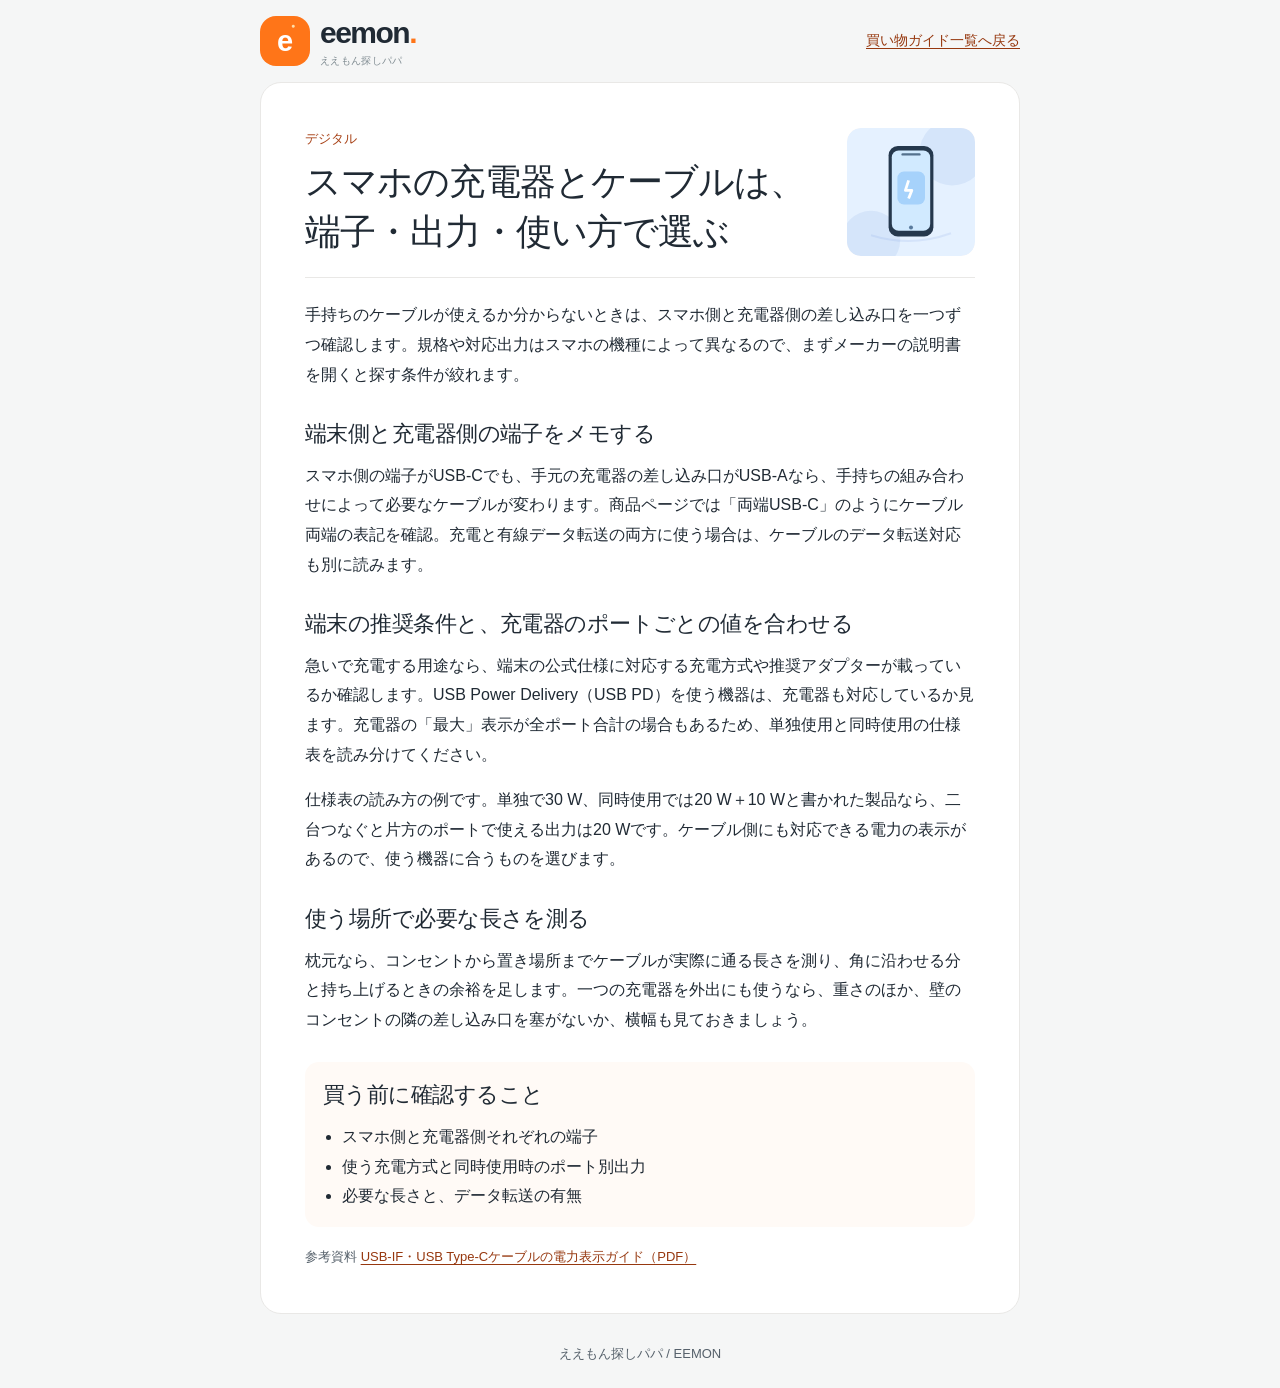
<file: portal-v2/site/articles/phone-charging.html>
<!doctype html>
<html lang="ja">
<head>
  <meta charset="utf-8">
  <meta name="viewport" content="width=device-width, initial-scale=1">
  <meta name="theme-color" content="#fffaf6">
  <meta name="description" content="スマートフォン用の充電器とケーブルを買う前に、端子の種類、対応出力、複数ポート使用時の違いを確認する。">
  <title>スマホの充電器とケーブルは、端子・出力・使い方で選ぶ | ええもん探しパパ</title>
  <link rel="icon" href="../assets/logo.svg" type="image/svg+xml">
  <link rel="stylesheet" href="../style.css">
</head>
<body>
<header class="guide-header">
  <a class="identity" href="../index.html" aria-label="ええもん探しパパ ホーム"><span class="logo-mark" aria-hidden="true">e<span>●</span></span><span class="identity-copy"><b>eemon<span class="brand-dot">.</span></b><small>ええもん探しパパ</small></span></a>
  <a class="guide-back" href="../index.html#buying-guides">買い物ガイド一覧へ戻る</a>
</header>
<main class="guide-shell">
  <article class="guide-article">
    <header class="guide-intro">
      <div>
        <p class="guide-category">デジタル</p>
        <h1>スマホの充電器とケーブルは、端子・出力・使い方で選ぶ</h1>
      </div>
      <img src="../assets/phone.svg" alt="" width="128" height="128">
    </header>
    <p class="guide-lead">手持ちのケーブルが使えるか分からないときは、スマホ側と充電器側の差し込み口を一つずつ確認します。規格や対応出力はスマホの機種によって異なるので、まずメーカーの説明書を開くと探す条件が絞れます。</p>
    <section>
      <h2>端末側と充電器側の端子をメモする</h2>
      <p>スマホ側の端子がUSB-Cでも、手元の充電器の差し込み口がUSB-Aなら、手持ちの組み合わせによって必要なケーブルが変わります。商品ページでは「両端USB-C」のようにケーブル両端の表記を確認。充電と有線データ転送の両方に使う場合は、ケーブルのデータ転送対応も別に読みます。</p>
    </section>
    <section>
      <h2>端末の推奨条件と、充電器のポートごとの値を合わせる</h2>
      <p>急いで充電する用途なら、端末の公式仕様に対応する充電方式や推奨アダプターが載っているか確認します。USB Power Delivery（USB PD）を使う機器は、充電器も対応しているか見ます。充電器の「最大」表示が全ポート合計の場合もあるため、単独使用と同時使用の仕様表を読み分けてください。</p>
      <p>仕様表の読み方の例です。単独で30 W、同時使用では20 W＋10 Wと書かれた製品なら、二台つなぐと片方のポートで使える出力は20 Wです。ケーブル側にも対応できる電力の表示があるので、使う機器に合うものを選びます。</p>
    </section>
    <section>
      <h2>使う場所で必要な長さを測る</h2>
      <p>枕元なら、コンセントから置き場所までケーブルが実際に通る長さを測り、角に沿わせる分と持ち上げるときの余裕を足します。一つの充電器を外出にも使うなら、重さのほか、壁のコンセントの隣の差し込み口を塞がないか、横幅も見ておきましょう。</p>
    </section>
    <section class="guide-checklist">
      <h2>買う前に確認すること</h2>
      <ul>
        <li>スマホ側と充電器側それぞれの端子</li>
        <li>使う充電方式と同時使用時のポート別出力</li>
        <li>必要な長さと、データ転送の有無</li>
      </ul>
    </section>
    <p class="guide-source">参考資料 <a href="https://www.usb.org/sites/default/files/usb_type-c_cable_power_rating_logo_usage_guidelines_020222.pdf">USB-IF・USB Type-Cケーブルの電力表示ガイド（PDF）</a></p>
  </article>
</main>
<footer class="guide-footer">ええもん探しパパ / EEMON</footer>
</body>
</html>
</file>
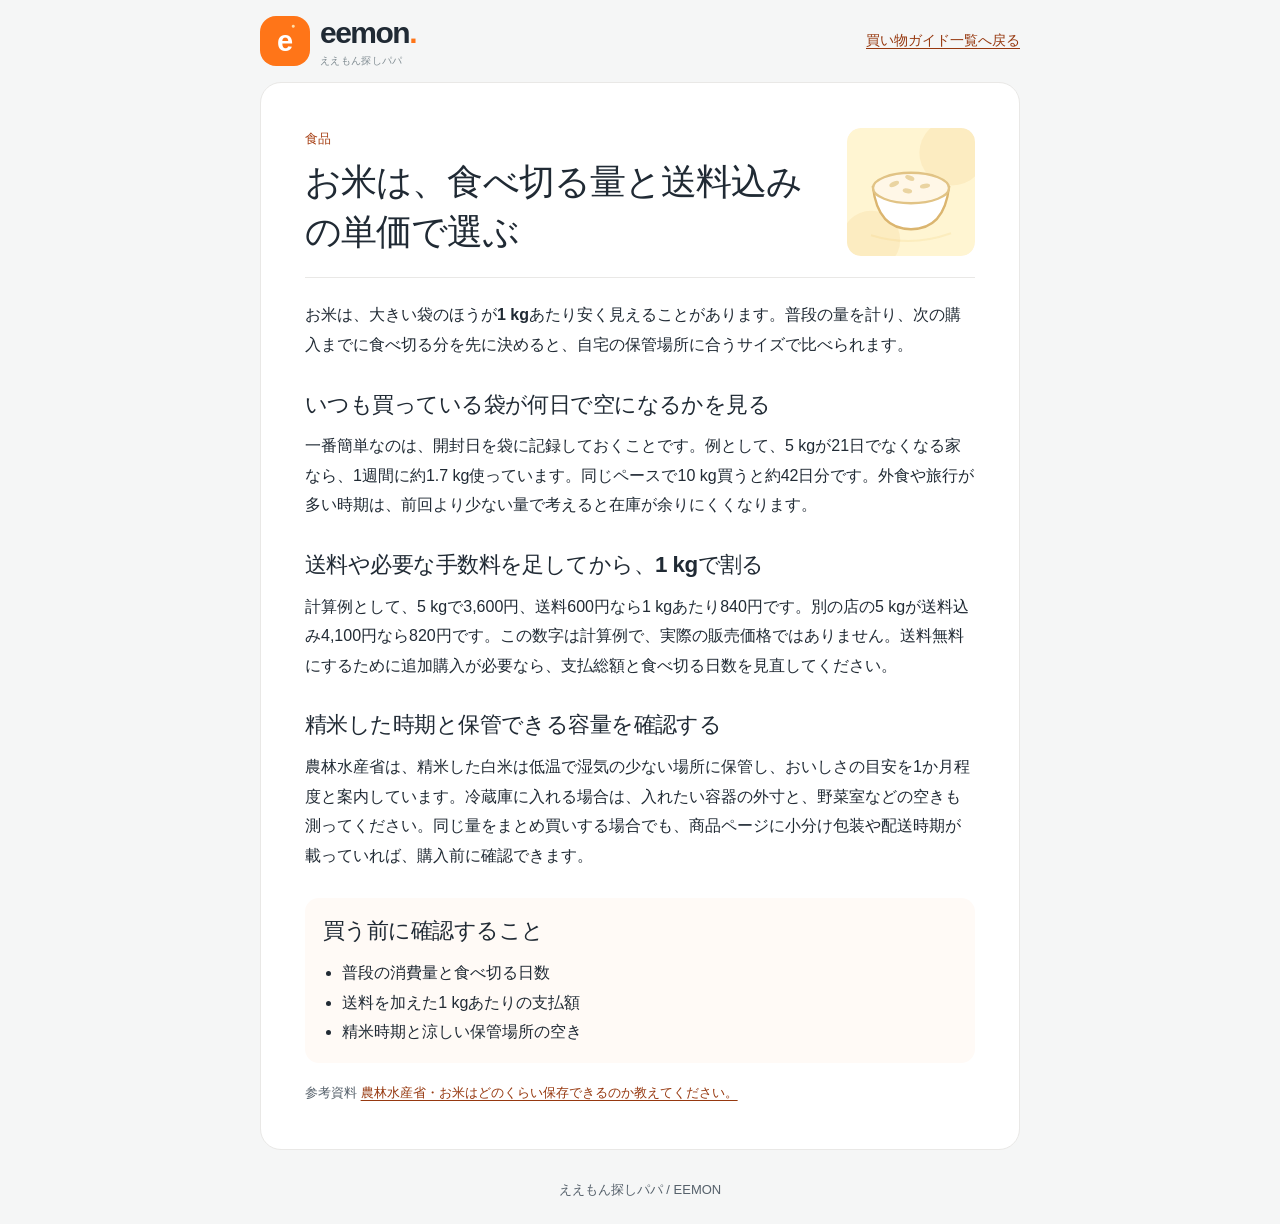
<file: portal-v2/site/articles/rice-stock.html>
<!doctype html>
<html lang="ja">
<head>
  <meta charset="utf-8">
  <meta name="viewport" content="width=device-width, initial-scale=1">
  <meta name="theme-color" content="#fffaf6">
  <meta name="description" content="自宅の消費ペースからお米の購入量を決め、精米時期と送料まで含めて比べる方法。">
  <title>お米は、食べ切る量と送料込みの単価で選ぶ | ええもん探しパパ</title>
  <link rel="icon" href="../assets/logo.svg" type="image/svg+xml">
  <link rel="stylesheet" href="../style.css">
</head>
<body>
<header class="guide-header">
  <a class="identity" href="../index.html" aria-label="ええもん探しパパ ホーム"><span class="logo-mark" aria-hidden="true">e<span>●</span></span><span class="identity-copy"><b>eemon<span class="brand-dot">.</span></b><small>ええもん探しパパ</small></span></a>
  <a class="guide-back" href="../index.html#buying-guides">買い物ガイド一覧へ戻る</a>
</header>
<main class="guide-shell">
  <article class="guide-article">
    <header class="guide-intro">
      <div>
        <p class="guide-category">食品</p>
        <h1>お米は、食べ切る量と送料込みの単価で選ぶ</h1>
      </div>
      <img src="../assets/rice.svg" alt="" width="128" height="128">
    </header>
    <p class="guide-lead">お米は、大きい袋のほうが1 kgあたり安く見えることがあります。普段の量を計り、次の購入までに食べ切る分を先に決めると、自宅の保管場所に合うサイズで比べられます。</p>
    <section>
      <h2>いつも買っている袋が何日で空になるかを見る</h2>
      <p>一番簡単なのは、開封日を袋に記録しておくことです。例として、5 kgが21日でなくなる家なら、1週間に約1.7 kg使っています。同じペースで10 kg買うと約42日分です。外食や旅行が多い時期は、前回より少ない量で考えると在庫が余りにくくなります。</p>
    </section>
    <section>
      <h2>送料や必要な手数料を足してから、1 kgで割る</h2>
      <p>計算例として、5 kgで3,600円、送料600円なら1 kgあたり840円です。別の店の5 kgが送料込み4,100円なら820円です。この数字は計算例で、実際の販売価格ではありません。送料無料にするために追加購入が必要なら、支払総額と食べ切る日数を見直してください。</p>
    </section>
    <section>
      <h2>精米した時期と保管できる容量を確認する</h2>
      <p>農林水産省は、精米した白米は低温で湿気の少ない場所に保管し、おいしさの目安を1か月程度と案内しています。冷蔵庫に入れる場合は、入れたい容器の外寸と、野菜室などの空きも測ってください。同じ量をまとめ買いする場合でも、商品ページに小分け包装や配送時期が載っていれば、購入前に確認できます。</p>
    </section>
    <section class="guide-checklist">
      <h2>買う前に確認すること</h2>
      <ul>
        <li>普段の消費量と食べ切る日数</li>
        <li>送料を加えた1 kgあたりの支払額</li>
        <li>精米時期と涼しい保管場所の空き</li>
      </ul>
    </section>
    <p class="guide-source">参考資料 <a href="https://www.maff.go.jp/j/heya/kodomo_sodan/0006/01.html">農林水産省・お米はどのくらい保存できるのか教えてください。</a></p>
  </article>
</main>
<footer class="guide-footer">ええもん探しパパ / EEMON</footer>
</body>
</html>
</file>
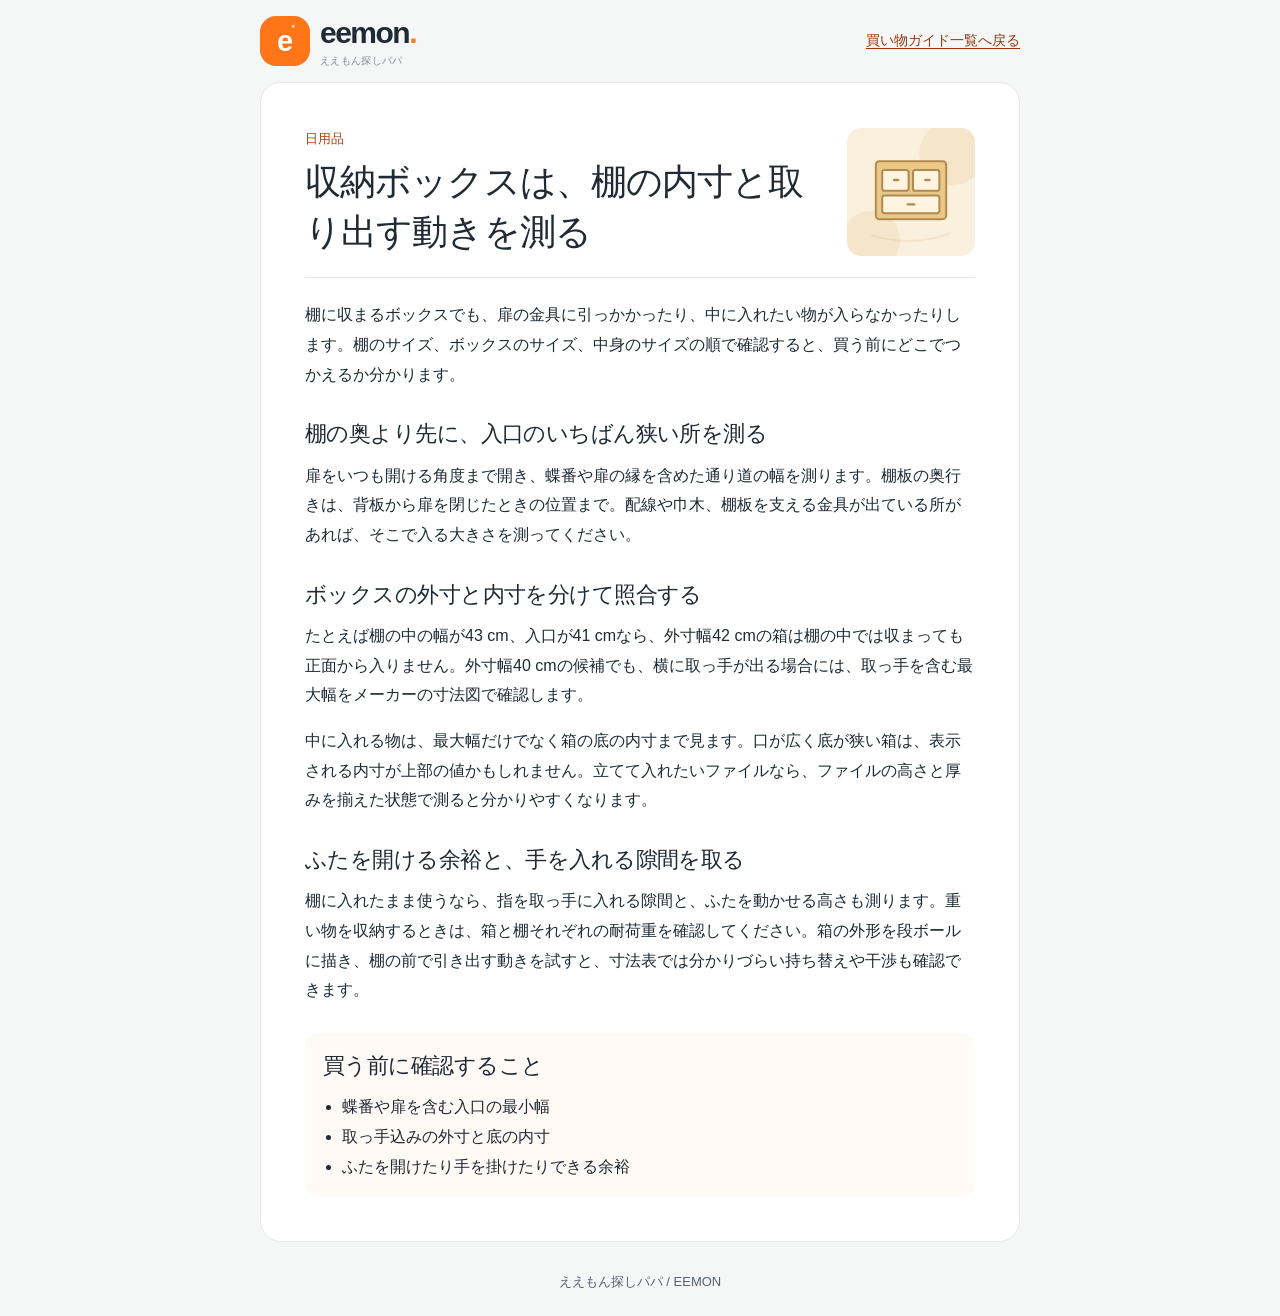
<file: portal-v2/site/articles/storage-box.html>
<!doctype html>
<html lang="ja">
<head>
  <meta charset="utf-8">
  <meta name="viewport" content="width=device-width, initial-scale=1">
  <meta name="theme-color" content="#fffaf6">
  <meta name="description" content="棚の入口、ボックスの外寸・内寸、ふたと取っ手の余裕を測って、収納用品の買い直しを減らす方法。">
  <title>収納ボックスは、棚の内寸と取り出す動きを測る | ええもん探しパパ</title>
  <link rel="icon" href="../assets/logo.svg" type="image/svg+xml">
  <link rel="stylesheet" href="../style.css">
</head>
<body>
<header class="guide-header">
  <a class="identity" href="../index.html" aria-label="ええもん探しパパ ホーム"><span class="logo-mark" aria-hidden="true">e<span>●</span></span><span class="identity-copy"><b>eemon<span class="brand-dot">.</span></b><small>ええもん探しパパ</small></span></a>
  <a class="guide-back" href="../index.html#buying-guides">買い物ガイド一覧へ戻る</a>
</header>
<main class="guide-shell">
  <article class="guide-article">
    <header class="guide-intro">
      <div>
        <p class="guide-category">日用品</p>
        <h1>収納ボックスは、棚の内寸と取り出す動きを測る</h1>
      </div>
      <img src="../assets/storage.svg" alt="" width="128" height="128">
    </header>
    <p class="guide-lead">棚に収まるボックスでも、扉の金具に引っかかったり、中に入れたい物が入らなかったりします。棚のサイズ、ボックスのサイズ、中身のサイズの順で確認すると、買う前にどこでつかえるか分かります。</p>
    <section>
      <h2>棚の奥より先に、入口のいちばん狭い所を測る</h2>
      <p>扉をいつも開ける角度まで開き、蝶番や扉の縁を含めた通り道の幅を測ります。棚板の奥行きは、背板から扉を閉じたときの位置まで。配線や巾木、棚板を支える金具が出ている所があれば、そこで入る大きさを測ってください。</p>
    </section>
    <section>
      <h2>ボックスの外寸と内寸を分けて照合する</h2>
      <p>たとえば棚の中の幅が43 cm、入口が41 cmなら、外寸幅42 cmの箱は棚の中では収まっても正面から入りません。外寸幅40 cmの候補でも、横に取っ手が出る場合には、取っ手を含む最大幅をメーカーの寸法図で確認します。</p>
      <p>中に入れる物は、最大幅だけでなく箱の底の内寸まで見ます。口が広く底が狭い箱は、表示される内寸が上部の値かもしれません。立てて入れたいファイルなら、ファイルの高さと厚みを揃えた状態で測ると分かりやすくなります。</p>
    </section>
    <section>
      <h2>ふたを開ける余裕と、手を入れる隙間を取る</h2>
      <p>棚に入れたまま使うなら、指を取っ手に入れる隙間と、ふたを動かせる高さも測ります。重い物を収納するときは、箱と棚それぞれの耐荷重を確認してください。箱の外形を段ボールに描き、棚の前で引き出す動きを試すと、寸法表では分かりづらい持ち替えや干渉も確認できます。</p>
    </section>
    <section class="guide-checklist">
      <h2>買う前に確認すること</h2>
      <ul>
        <li>蝶番や扉を含む入口の最小幅</li>
        <li>取っ手込みの外寸と底の内寸</li>
        <li>ふたを開けたり手を掛けたりできる余裕</li>
      </ul>
    </section>
  </article>
</main>
<footer class="guide-footer">ええもん探しパパ / EEMON</footer>
</body>
</html>
</file>
<file: style.css>
:root{color-scheme:dark;--bg:#091724;--panel:#14283d;--p2:#1a3148;--line:#375066;--text:#f2f8fd;--muted:#a9bdce;--blue:#9edcff;--mint:#7ae9c0;--warn:#ffce88;font-family:-apple-system,BlinkMacSystemFont,"Hiragino Kaku Gothic ProN","Noto Sans JP",sans-serif}
*{box-sizing:border-box}html{background:var(--bg);color:var(--text)}body{margin:0}a{color:var(--blue);text-decoration:none}button,input,textarea{font:inherit}button,a{touch-action:manipulation}.wrap{max-width:690px;margin:auto;padding:25px 16px 90px}.header{display:flex;justify-content:space-between;align-items:flex-start;gap:12px}.eyebrow{font-size:.7rem;color:var(--mint);font-weight:900;letter-spacing:.15em}h1{margin:7px 0 5px;font-size:1.64rem;letter-spacing:-.04em}h1 span{font-size:1.3rem}.sub,.muted{color:var(--muted)}.sub{margin:4px 0;font-size:.85rem;line-height:1.55}.live{margin-top:6px;border:1px solid var(--line);background:var(--p2);border-radius:25px;padding:6px 9px;white-space:nowrap;font-size:.66rem}.live.ok{color:var(--mint)}.live.warn{color:var(--warn)}.counts{display:grid;grid-template-columns:repeat(3,1fr);gap:8px;margin:24px 0}.counts>div{background:var(--panel);border:1px solid var(--line);border-radius:15px;padding:13px 10px}.counts small{display:block;color:var(--muted);font-size:.72rem}.counts strong{display:block;margin-top:3px;font-size:1.72rem}.notice{border-left:3px solid var(--blue);background:#173349;border-radius:11px;padding:12px 14px;font-size:.84rem;line-height:1.75}.section-heading{display:flex;justify-content:space-between;align-items:baseline;margin:28px 0 11px;gap:8px}.section-heading h2{font-size:1.06rem;margin:0}.section-heading>span{font-size:.72rem}.panel,.card{background:var(--panel);border:1px solid var(--line);border-radius:18px;padding:18px;margin:12px 0}.card h3{font-size:1.04rem;line-height:1.4;margin:12px 0 6px}.card p,.panel p{line-height:1.7;font-size:.86rem}.tag{display:inline-flex;border-radius:7px;padding:5px 8px;background:var(--mint);color:#08362d;font-size:.71rem;font-weight:800}.tag.warn{background:var(--warn);color:#3c2809}.tag.blue{background:var(--blue);color:#042e45}.description{white-space:pre-wrap;overflow-wrap:anywhere;line-height:1.7;font-size:.88rem;background:#0c1f2f;padding:13px;border-radius:11px;border:1px solid #30485c;max-height:270px;overflow:auto}.buttons{display:grid;gap:9px;margin-top:13px}.button,button{display:flex;align-items:center;justify-content:center;cursor:pointer;border:0;min-height:48px;border-radius:12px;padding:13px 11px;font-weight:850;font-size:.93rem;text-align:center}.button.primary,button.primary{color:#052b44;background:var(--blue)}.button.green,button.green{color:#09352c;background:var(--mint)}.button.secondary,button.secondary{color:var(--text);background:var(--p2);border:1px solid #4b6780}.button.tertiary,button.tertiary{color:#cedce7;background:#283b4d}.button:focus-visible,button:focus-visible,a:focus-visible{outline:3px solid var(--warn);outline-offset:2px}.empty{border:1px dashed #678199;color:var(--muted);padding:22px 16px;text-align:center;line-height:1.75;border-radius:16px}.small{font-size:.77rem}.history{display:flex;justify-content:space-between;gap:16px;padding:12px 0;border-bottom:1px solid var(--line)}.history:last-child{border:0}.history a{flex-shrink:0;font-size:.81rem}.price-list{display:grid;gap:8px;margin:12px 0}.price-row{display:flex;justify-content:space-between;gap:12px;border-radius:10px;background:#0d2031;padding:10px}.price-row b{font-size:.95rem}.price-row span{display:block;color:var(--muted);font-size:.73rem;margin-top:3px}.price-row a{font-size:.74rem}.saving{color:var(--mint);font-size:1.05rem;font-weight:900}.form label{display:block;font-size:.84rem;color:var(--muted);margin:14px 0}.form input,.form textarea{display:block;width:100%;border:1px solid #53718a;background:#091b2b;color:var(--text);border-radius:11px;padding:13px;margin-top:7px}.form textarea{min-height:130px;resize:vertical}.form button{width:100%}summary{cursor:pointer;font-weight:800}.btn-row{display:grid;gap:9px}.btn-row>button{width:100%}.toast{position:fixed;bottom:20px;left:50%;transform:translateX(-50%);max-width:min(92vw,520px);width:max-content;background:#c8f7e7;color:#092a22;border-radius:12px;padding:12px 15px;box-shadow:0 9px 40px #0009;z-index:50;font-size:.83rem;font-weight:700}footer{color:var(--muted);font-size:.75rem;margin:30px 0 0;line-height:1.7}
@media (min-width:560px){.buttons.two{grid-template-columns:1fr 1fr}}
</file>
<file: social-pilot/site/style.css>
:root{--cream:#faf7ef;--paper:#fffdf7;--ink:#102b2a;--muted:#637672;--accent:#fb7045;--lime:#c9f268;--line:#d8e0d9;--deep:#153c36;--radius:24px}
*{box-sizing:border-box}html{scroll-behavior:smooth}body{margin:0;background:var(--cream);color:var(--ink);font-family:Inter,-apple-system,BlinkMacSystemFont,"Hiragino Kaku Gothic ProN","Yu Gothic",Meiryo,sans-serif;line-height:1.6}button,input,select{font:inherit}button{cursor:pointer}a{color:inherit;text-decoration:none}a:focus-visible,button:focus-visible,select:focus-visible,input:focus-visible{outline:3px solid var(--accent);outline-offset:3px} .wrap{width:min(1180px,calc(100% - 56px));margin:auto}.visually-hidden{position:absolute;clip:rect(0,0,0,0);overflow:hidden;width:1px;height:1px;white-space:nowrap}.topnote{background:var(--deep);color:#daf3dc;font-size:11px;letter-spacing:.04em}.topnote .wrap{display:flex;justify-content:space-between;padding:8px 0}.topnote-right{color:#a6c5b8}.sitehead{background:var(--cream);border-bottom:1px solid var(--line);position:sticky;top:0;z-index:50;backdrop-filter:blur(15px)}.headinner{display:flex;align-items:center;gap:24px;min-height:87px}.brand{display:flex;align-items:center;gap:11px;flex:none}.brandmark{height:47px;width:47px;background:var(--accent);color:#fff;border-radius:16px 16px 16px 5px;font-size:30px;line-height:47px;text-align:center;font-weight:900;box-shadow:4px 4px 0 var(--lime)}.brandname{font-size:25px;line-height:1;letter-spacing:-1.4px;font-weight:1000;display:flex;flex-direction:column}.branddot,.footerbrand span{color:var(--accent)}.brandname .branddot{position:absolute;margin-left:79px;margin-top:-4px}.brandname small{font-size:10px;color:var(--muted);font-weight:700;letter-spacing:1px;margin-top:6px}.topnav{display:flex;gap:31px;margin-left:auto}.topnav a{font-size:12px;font-weight:800}.topnav a:hover{color:var(--accent)}.headlink{white-space:nowrap;background:var(--ink);color:white;border-radius:100px;padding:13px 20px;font-size:12px;font-weight:900;transition:transform .2s}.headlink:hover,.btn:hover{transform:translateY(-2px)}.headlink span{margin-left:6px;color:var(--lime)}.hero{display:grid;grid-template-columns:53% 47%;min-height:546px;align-items:center;padding-top:38px;padding-bottom:65px;gap:0}.hero-copy{position:relative;z-index:2}.eyebrow,.section-kicker,.how-label,.how .how-label{font-size:11px;letter-spacing:2px;font-weight:900}.eyebrow{display:inline-flex;align-items:center;gap:10px;background:#e8efdf;border-radius:100px;padding:7px 15px;color:#47664f}.eyedot{width:7px;height:7px;background:var(--accent);border-radius:50%}.hero h1{font-size:clamp(58px,6vw,82px);line-height:1.2;letter-spacing:-5px;margin:24px 0 22px;font-weight:1000}.hero h1 em,.how h2 em{font-style:normal;color:var(--accent)}.hero-lead{font-size:17px;line-height:2.1;color:#455853}.hero-lead strong{color:var(--ink);background:linear-gradient(transparent 64%,#caf27a 64%)}.hero-actions{display:flex;gap:11px;margin-top:28px}.btn{display:inline-flex;justify-content:space-between;align-items:center;gap:22px;padding:16px 23px;font-size:13px;font-weight:900;border:0;border-radius:12px;transition:transform .2s}.btn-primary{background:var(--accent);color:white;box-shadow:0 8px 0 #e9d8ca}.btn-outline{background:transparent;border:1.5px solid var(--ink);color:var(--ink)}.hero-foot{display:flex;gap:17px;flex-wrap:wrap;margin-top:37px}.mini-rule{font-size:11px;font-weight:750;color:#506960}.mini-rule span{font-weight:900;color:var(--accent);margin-right:7px}.hero-art{min-height:453px;position:relative;display:grid;place-items:center;isolation:isolate}.hero-shape{position:absolute;z-index:-1;border-radius:50%}.hero-shape-a{height:385px;width:385px;right:15px;top:27px;background:#cee9b6}.hero-shape-b{height:227px;width:227px;left:2px;bottom:25px;background:#fee2ce}.receipt{position:relative;width:min(330px,84%);background:#fffdf8;border-radius:19px 19px 34px 34px;transform:rotate(-7deg);box-shadow:25px 24px 0 #132f2f,0 31px 55px #163a3226;padding:28px;z-index:2;border:2px solid #19413a}.receipt-top{font-size:11px;color:var(--accent);font-weight:1000;letter-spacing:2px;border-bottom:2px dotted #adc5b7;padding-bottom:15px}.receipt-title{font-weight:1000;font-size:29px;line-height:1.4;letter-spacing:-1px;margin:18px 0}.receipt-row{display:flex;justify-content:space-between;border-top:1px dashed #c7d5ce;padding:11px 0;font-weight:850;font-size:13px}.receipt-row b{color:var(--accent);font-size:21px}.receipt-bottom{font-family:monospace;font-size:9px;letter-spacing:1px;color:#759083;text-align:center;border-top:2px dotted #adc5b7;padding-top:16px;margin-top:13px}.art-stamp{background:var(--accent);color:white;border:5px solid #fff;border-radius:50%;font-weight:900;line-height:1.18;text-align:center;font-size:18px;position:absolute;right:0;bottom:45px;transform:rotate(15deg);padding:23px 17px;z-index:3;box-shadow:0 9px 20px #3c412a22}.art-spark{font-size:70px;color:var(--accent);position:absolute;top:2px;left:0;z-index:3}.proofbar{background:#e3edda;border-top:1px solid #bcd3b8;border-bottom:1px solid #bcd3b8}.proofinner{display:flex;align-items:center;justify-content:space-between;gap:10px;min-height:58px}.proofinner strong{font-size:14px}.proofinner span{font-size:12px;font-weight:800;color:#547165;padding-left:20px;position:relative}.proofinner span::before{content:'●';font-size:8px;color:var(--accent);position:absolute;left:4px;top:4px}.section{padding-top:80px;padding-bottom:85px}.section-heading{display:flex;justify-content:space-between;gap:24px;align-items:end;margin-bottom:28px}.section-kicker{color:var(--accent);font-size:10px;margin-bottom:12px}.section-heading h2{font-size:clamp(28px,3.5vw,43px);letter-spacing:-2px;line-height:1.35;margin:0;font-weight:1000}.section-heading h2 span{color:var(--accent)}.section-heading p{font-size:13px;color:var(--muted);margin:12px 0 0}.filter-area select{border:1px solid var(--line);border-radius:9px;color:var(--ink);background:#fff;padding:10px 14px;min-width:160px;font-size:12px;font-weight:800}.reel-grid{display:grid;grid-template-columns:repeat(5,minmax(0,1fr));gap:15px}.reel-card{border:0;padding:0;text-align:left;background:transparent;min-width:0;cursor:pointer}.reel-cover{aspect-ratio:9/14.5;background:var(--card-bg,#e8f0ec);border-radius:16px;position:relative;overflow:hidden;border:1px solid #d5dfd2;display:flex;flex-direction:column;padding:13px;transition:transform .2s,box-shadow .2s}.reel-card:hover .reel-cover{transform:translateY(-5px) rotate(-1deg);box-shadow:0 10px 24px #17342f23}.reel-cover:before{content:'';height:145px;width:145px;position:absolute;right:-70px;bottom:10px;border-radius:50%;background:var(--card-spot,#c7dfbd)}.reel-num{font-family:monospace;font-weight:900;color:#445c54;font-size:10px;letter-spacing:1px}.reel-icon{font-size:52px;line-height:1.2;text-align:center;margin:auto;filter:drop-shadow(0 6px 4px #00000012);z-index:1}.reel-label{background:#fffaf2;padding:6px 10px;border-radius:6px;font-weight:950;font-size:16px;line-height:1.45;color:#213c33;z-index:2;min-height:76px;box-shadow:5px 5px 0 #203f3211}.reel-play{position:absolute;top:11px;right:11px;background:#143d37;color:white;width:29px;height:29px;border-radius:50%;display:grid;place-items:center;font-size:12px}.reel-title{font-size:13px;font-weight:900;line-height:1.45;display:block;margin:10px 2px 3px}.reel-category{font-size:10px;color:var(--muted);margin:0 2px}.library-note{display:flex;gap:12px;padding:15px 18px;margin-top:24px;border:1px solid #d5dfd4;background:#eef3e9;border-radius:11px;align-items:start}.library-note p{font-size:11px;color:#61766a;margin:0;line-height:1.8}.library-note-icon{font-size:17px;font-weight:900;color:var(--accent)}.feature{background:#153b34;color:white;padding:75px 0 82px;position:relative;overflow:hidden}.feature:before{content:'';position:absolute;left:-200px;top:80px;background:#2b5647;width:350px;height:350px;border-radius:50%;opacity:.25}.feature-heading{margin-bottom:35px;position:relative;z-index:1}.feature .section-heading h2 span{color:var(--lime)}.feature .section-heading p{color:#b8cbc0}.feature .section-kicker{color:#f8ac92}.feature-asterisk{font-size:100px;color:var(--lime);line-height:1}.price-layout{display:grid;grid-template-columns:39% 61%;gap:22px;position:relative;z-index:1}.price-lead{padding:25px 30px 30px 0}.price-lead-number{font-family:monospace;color:var(--lime);font-size:14px;letter-spacing:3px}.price-lead h3{font-size:30px;line-height:1.5;margin:20px 0 25px;letter-spacing:-1px}.rules{list-style:none;padding:0;margin:0;border-top:1px solid #557168}.rules li{display:flex;flex-direction:column;gap:2px;border-bottom:1px solid #557168;padding:12px 0}.rules strong{font-size:14px}.rules span{font-size:11px;color:#b7cdbd}.data-stamp{font-size:10px;font-family:monospace;letter-spacing:1px;opacity:.55;margin-top:28px}.price-board{background:#fffdf6;border-radius:20px;color:var(--ink);padding:26px;box-shadow:0 13px 40px #071e1945}.board-head{display:flex;align-items:center;justify-content:space-between;gap:8px}.board-kicker{font:800 10px monospace;letter-spacing:2px;color:var(--accent)}.board-head h3{margin:4px 0 0;font-size:20px;line-height:1.4}.status-pill{white-space:nowrap;border-radius:30px;background:#faead9;color:#99542d;padding:6px 10px;font-size:10px;font-weight:900}.board-tools{display:flex;gap:11px;align-items:center;margin:23px 0 6px}.upload-label,.ghost-button{font-size:11px;font-weight:900;cursor:pointer;border-radius:9px;padding:10px 14px;background:#e2f4c2;color:#204c32;border:1px solid #d0e6a5}.upload-label span{margin-left:7px}.board-tools input{position:absolute;width:1px;height:1px;opacity:0;overflow:hidden}.board-tools input:focus-visible + .ghost-button,.upload-label:focus-within{outline:3px solid var(--accent)}.ghost-button{background:#fff;border-color:var(--line);color:var(--muted)}.empty-price{margin-top:20px;background:#f7f4ea;text-align:center;border:1px dashed #cfd6ca;border-radius:12px;padding:34px 24px 30px}.empty-graphic{font-size:47px;color:#b6c5b9;font-weight:1000;line-height:1}.empty-graphic span{color:var(--accent)}.empty-price strong{font-size:15px;display:block;margin-top:17px}.empty-price p{font-size:11px;color:#718078;line-height:1.9;margin:10px 0 0}.board-foot{border-top:1px solid var(--line);margin-top:18px;padding-top:14px;color:#728379;font-size:10px;line-height:1.8}.price-group{margin-top:16px;border:1px solid #d9e5d6;border-radius:11px;overflow:hidden}.price-group-head{padding:13px 16px;background:#ecf4e5}.price-group-head strong{font-size:12px}.price-group-head small{display:block;font-size:10px;color:var(--muted)}.offer{display:flex;justify-content:space-between;gap:15px;padding:12px 16px;border-top:1px solid #e6ede2}.offer-info{font-size:11px;color:#486058}.offer-info b{display:block;color:#173c34;font-size:12px}.offer-info small{display:block}.offer-price{font-size:15px;font-weight:950;white-space:nowrap}.offer a{display:inline-block;font-size:10px;margin-top:3px;color:#0a6464;text-decoration:underline}.how{padding-top:85px;padding-bottom:85px;display:grid;grid-template-columns:20% 80%;gap:10px}.how-label{color:var(--accent);padding-top:10px}.how-main{display:grid;grid-template-columns:1fr 0.85fr;gap:50px}.how h2{font-size:clamp(23px,3vw,34px);margin:0 0 19px;line-height:1.55;letter-spacing:-1px}.how p{color:var(--muted);font-size:13px;line-height:2.1}.ethics{align-self:center}.ethics div{padding:16px 0;border-bottom:1px solid #dbe2d6;display:flex;gap:16px;align-items:center}.ethics span{color:var(--accent);font-family:monospace;font-weight:900}.ethics strong{font-size:14px}.closing{background:#d1ed9f;padding:64px 0}.closing-inner{display:flex;align-items:center;justify-content:space-between;gap:25px}.closing-label{font-size:12px;font-weight:900;letter-spacing:2px}.closing h2{font-size:clamp(27px,3.5vw,42px);line-height:1.5;letter-spacing:-1.5px;margin:10px 0 0}.btn-light{background:white}.footer{background:#0f2826;color:#d8e3d7;padding:38px 0}.footer-inner{display:grid;grid-template-columns:30% 70%;gap:20px}.footerbrand{font-weight:1000;font-size:27px}.footerbrand small{display:block;font-size:10px;font-weight:500;opacity:.6;letter-spacing:0}.footer-notice{font-size:10px;line-height:1.9;opacity:.78}.modal{position:fixed;inset:0;z-index:120;display:none;justify-content:center;align-items:center;padding:22px}.modal.show{display:flex}.modal-underlay{position:absolute;inset:0;background:#071b18d9}.modal-panel{background:#fffef9;position:relative;width:min(890px,95vw);max-height:91vh;display:grid;grid-template-columns:minmax(250px,43%) minmax(0,57%);border-radius:19px;overflow:auto;box-shadow:0 30px 70px #0005}.modal-close{position:absolute;right:11px;top:10px;z-index:5;background:white;border:0;border-radius:100%;width:34px;height:34px;font-size:22px}.modal-video{background:#132d2b;display:grid;place-items:center;min-height:500px;position:relative}.modal-video video{width:100%;max-height:76vh;aspect-ratio:9/16;object-fit:contain}.modal-info{padding:54px 30px 28px}.modal-info h3{font-size:25px;line-height:1.5}.modal-info p{font-size:13px;color:var(--muted);line-height:1.8}.modal-info small{font-size:10px;color:var(--muted)}.modal-info .btn{font-size:12px}.caption-pre{font-size:11px;background:#f2f4ea;border-radius:8px;padding:12px;margin:16px 0;white-space:pre-wrap;max-height:130px;overflow:auto}.media-missing{background:#ecf4e9;border-radius:9px;color:#3e554b;padding:20px;line-height:1.7;font-size:12px;position:absolute;inset:20px;display:grid;place-items:center;text-align:center}.media-missing[hidden]{display:none}.toast{position:fixed;bottom:30px;left:50%;transform:translateX(-50%);background:var(--ink);color:#fff;padding:12px 23px;border-radius:90px;font-size:12px;z-index:130;display:none;box-shadow:0 10px 30px #0002}.toast.show{display:block}.loading{grid-column:1/-1;color:var(--muted)}
@media(max-width:1030px){.wrap{width:min(100% - 36px,1180px)}.reel-grid{grid-template-columns:repeat(4,minmax(0,1fr))}.hero h1{font-size:62px}.topnav{gap:14px}.how{grid-template-columns:1fr}.how-main{grid-template-columns:1fr 1fr}}
@media(max-width:730px){.topnote-right{display:none}.headinner{min-height:72px}.brandname{font-size:22px}.brandmark{height:39px;width:39px;line-height:39px;font-size:25px}.brandname .branddot{margin-left:69px}.topnav{display:none}.headlink{font-size:11px;padding:9px 12px;margin-left:auto}.hero{grid-template-columns:1fr;min-height:auto;padding-top:47px;padding-bottom:48px}.hero h1{font-size:clamp(52px,10vw,74px);letter-spacing:-3px}.hero-lead{font-size:14px}.hero-art{height:355px;min-height:355px;margin-top:15px}.hero-shape-a{height:310px;width:310px;right:7%}.hero-shape-b{height:150px;width:150px;left:8%}.receipt{width:275px;padding:20px}.receipt-title{font-size:22px}.art-stamp{font-size:13px;right:6%;bottom:21px;padding:16px}.art-spark{left:6%}.proofinner{flex-wrap:wrap;justify-content:flex-start;padding:12px 0;gap:4px 17px}.proofinner strong{width:100%;font-size:12px}.proofinner span{font-size:10px}.section{padding-top:60px;padding-bottom:60px}.section-heading{align-items:start;flex-direction:column}.section-heading h2{font-size:29px}.reel-grid{grid-template-columns:repeat(2,minmax(0,1fr));gap:13px}.reel-label{font-size:14px;min-height:67px}.reel-cover{aspect-ratio:9/12.5}.reel-icon{font-size:51px}.feature{padding:55px 0 58px}.feature-asterisk{display:none}.price-layout{grid-template-columns:1fr}.price-lead{padding:0 0 20px}.price-lead h3{font-size:23px}.price-board{padding:18px}.how-main{grid-template-columns:1fr;gap:20px}.how{padding:60px 0}.closing{padding:50px 0}.closing-inner{flex-direction:column;align-items:start}.closing h2{font-size:30px}.footer-inner{grid-template-columns:1fr}.modal{padding:9px}.modal-panel{grid-template-columns:1fr;max-height:95vh}.modal-video{min-height:190px}.modal-video video{max-height:45vh}.modal-info{padding:30px 20px}.modal-info h3{font-size:20px}.modal-close{position:fixed;right:20px;top:18px}}
@media(prefers-reduced-motion:reduce){*{scroll-behavior:auto!important;transition:none!important}}
</file>
<file: portal-v2/site/style.css>
:root{--ink:#202a34;--muted:#78828b;--orange:#ff7518;--orange-deep:#e95703;--cream:#fffaf6;--paper:#fff;--line:#e9e8e6;--shadow:0 8px 24px rgba(24,39,51,.045);--radius:21px;font-family:-apple-system,BlinkMacSystemFont,"Hiragino Kaku Gothic ProN","Noto Sans JP",Meiryo,sans-serif;color:var(--ink);background:#f5f6f6;font-synthesis:none}
*{box-sizing:border-box}html{scroll-behavior:smooth;scroll-padding-top:155px}body{margin:0;min-width:320px;line-height:1.55;-webkit-font-smoothing:antialiased}button,input,select{font:inherit}button{cursor:pointer}button:focus-visible,input:focus-visible,select:focus-visible,a:focus-visible{outline:3px solid #fda44c;outline-offset:3px}a{color:inherit;text-decoration:none}img{display:block;max-width:100%}button{border:0;background:none}h1,h2,h3,p{margin-top:0}h1,h2,h3{letter-spacing:-.025em}svg{display:block}::selection{background:#ffdabd} [hidden]{display:none!important}
.pilot-strip{height:27px;font-size:10px;display:flex;align-items:center;justify-content:center;gap:8px;background:#24323f;color:#edf5f5;letter-spacing:.035em;white-space:nowrap;padding:0 8px}.pilot-strip a{color:#ffd29c;text-decoration:underline;text-underline-offset:2px}.pilot-divider{opacity:.4}.pulse{width:6px;height:6px;background:#9de3b6;border-radius:50%;box-shadow:0 0 0 3px #447a61}
.topbar{background:#fff;position:sticky;top:0;z-index:40;border-bottom:1px solid #eceff1;box-shadow:0 4px 15px #19304808}.topbar-inner{max-width:1230px;margin:auto;height:88px;padding:0 24px;display:flex;align-items:center;gap:24px}.identity{display:flex;gap:10px;align-items:center;flex-shrink:0}.logo-mark{display:grid;place-items:center;width:50px;height:50px;border-radius:16px;background:var(--orange);font-weight:950;font-size:29px;color:#fff;position:relative;letter-spacing:-4px;padding-right:4px}.logo-mark span{position:absolute;width:9px;height:9px;font-size:7px;color:#ffdda8;top:5px;right:10px;letter-spacing:0}.identity-copy{display:flex;flex-direction:column;line-height:1.1}.identity-copy b{font-size:30px;letter-spacing:-1.5px;font-weight:900}.brand-dot,.footer-brand span{color:var(--orange)}.identity-copy small{font-size:10px;letter-spacing:.035em;color:#7f8b91;margin-top:6px;font-weight:700}.searchbox{height:48px;display:flex;align-items:center;gap:11px;background:#f3f4f4;border:1px solid #eceeef;border-radius:15px;padding:0 14px;flex:1;max-width:660px;color:#8c959b;transition:.2s}.searchbox:focus-within{background:#fff;border-color:#f8a465;box-shadow:0 0 0 3px #ff852016}.searchbox input{min-width:0;width:100%;height:100%;border:0;outline:0;background:transparent;color:var(--ink);font-size:14px}.searchbox input::placeholder{color:#a4adb2}.search-clear{font-size:20px;color:#9ea5ad}.head-actions{display:flex;align-items:center;gap:11px;margin-left:auto}.round-action{height:45px;width:45px;border-radius:15px;background:#f7f8f8;position:relative;display:grid;place-items:center;color:#51606c}.round-action svg{width:21px;height:21px}.action-count{position:absolute;background:var(--orange);color:#fff;border-radius:99px;font-size:9px;min-width:16px;line-height:16px;top:3px;right:3px}.ai-action{white-space:nowrap;background:#202f3d;color:white;font-size:13px;font-weight:750;border-radius:13px;padding:14px 20px}.spark-sm{color:#ffd982;margin-right:4px}
.category-strip{border-top:1px solid #f6f6f6;max-width:1230px;margin:0 auto}.category-scroll{display:flex;gap:9px;overflow-x:auto;padding:10px 24px 13px;scrollbar-width:none}.category-scroll::-webkit-scrollbar,.video-rail::-webkit-scrollbar{display:none}.category-pill{border:1px solid #ececec;border-radius:99px;flex-shrink:0;background:#fff;padding:9px 20px;color:#53606b;font-size:13px;font-weight:650;box-shadow:0 1px 3px #14324708;transition:.2s}.category-pill:hover{border-color:#ffc194}.category-pill.active{background:var(--orange);color:#fff;border-color:var(--orange);box-shadow:0 5px 12px #fe791d25}
.shell{max-width:1230px;padding:0 24px;margin:0 auto}main>.shell{padding-top:32px}.welcome-title{display:flex;align-items:center;justify-content:space-between;margin-bottom:20px}.eyebrow,.section-kicker{font-size:10px;color:#ed721f;letter-spacing:.17em;font-weight:850;display:flex;align-items:center;gap:8px}.eyebrow-dot{width:8px;height:8px;background:var(--orange);border-radius:50%}.welcome-title h1{margin:10px 0 8px;font-size:clamp(28px,3.1vw,42px);line-height:1.3;font-weight:900}.welcome-title h1 span{color:#fa751e}.welcome-title p{margin:0;color:#7c878f;font-size:13px}.welcome-title p strong{color:#3b4955}.welcome-badge{width:87px;height:85px;flex-shrink:0;border-radius:25px;border:1px dashed #f2c6a5;color:#dc753a;transform:rotate(8deg);background:#fff5e9;display:flex;align-items:center;justify-content:center;flex-direction:column;line-height:1.2}.welcome-badge span{font-size:12px;font-weight:850}.welcome-badge b{font-size:28px}.welcome-badge small{font-size:10px;font-weight:700}.mobile-break{display:none}
.hero-carousel{border-radius:25px;min-height:320px;overflow:hidden;position:relative;background:#23344d}.hero-slide{display:none;min-height:320px;align-items:center;justify-content:space-between;position:relative;padding:40px 60px;overflow:hidden;color:#fff}.hero-slide.active{display:flex;animation:slideIn .25s ease}.hero-slide:nth-child(1){background:linear-gradient(116deg,#21354c 0%,#2e4e64 72%,#5b7a80 100%)}.hero-slide:nth-child(2){background:linear-gradient(115deg,#703d60 0%,#a36c67 85%,#d39b7e 100%)}.hero-slide:nth-child(3){background:linear-gradient(115deg,#284f60 0%,#3b847b 100%)}.hero-slide:before{content:"";position:absolute;width:600px;height:600px;border:1px solid #ffffff15;border-radius:50%;right:-210px;top:-120px}.hero-content{z-index:2;position:relative}.hero-label{display:inline-block;background:#ffffff20;border:1px solid #ffffff28;padding:6px 12px;border-radius:40px;font-size:10px;letter-spacing:.11em;font-weight:800}.hero-label-icon{color:#ffd28d}.hero-slide h2{font-size:clamp(36px,4.5vw,56px);line-height:1.2;letter-spacing:-.045em;margin:21px 0 12px;font-weight:900}.hero-slide p{font-size:14px;color:#f3f7f8db;line-height:1.8;margin-bottom:23px}.hero-cta{display:inline-flex;align-items:center;gap:22px;border-radius:99px;background:#fff;color:#273a49;padding:12px 19px;font-size:13px;font-weight:800;box-shadow:0 9px 20px #00000014}.hero-cta span{font-size:19px;font-weight:500}.hero-illustration{position:relative;height:270px;width:330px;flex-shrink:0;display:grid;place-items:center}.hero-orb{height:188px;width:188px;border-radius:49px;background:linear-gradient(140deg,#fff 0%,#ffe7da 100%);transform:rotate(-11deg);display:grid;place-items:center;box-shadow:20px 27px 0 #ffffff18,-15px -15px 0 #fff2;position:relative}.hero-orb b{font-size:100px;font-weight:900;color:#fd7e24;transform:rotate(11deg);letter-spacing:-.15em;padding-right:16px}.hero-orb span{position:absolute;color:#ffca53;font-size:55px;right:-15px;top:-30px}.hero-orbit{position:absolute;border:2px dashed #ffffff36;border-radius:50%;height:280px;width:280px}.orbit-two{height:330px;width:330px;opacity:.35}.big-emblem{color:#fff9;border:2px solid #ffffff4d;border-radius:50%;height:240px;width:240px;display:grid;place-items:center;font-size:145px;font-weight:300;transform:rotate(-11deg)}.hero-sticker{position:absolute;right:0;bottom:20px;background:#fff;color:#965a44;border-radius:99px;padding:15px;line-height:1.35;text-align:center;font-size:13px;font-weight:900;transform:rotate(10deg);box-shadow:0 7px 20px #0002}.carousel-tools{display:flex;align-items:center;justify-content:space-between;margin-top:15px;padding:0 2px}.dots{display:flex;gap:7px}.dot{width:8px;height:8px;background:#d5d9da;border-radius:50%;padding:0}.dot.active{width:29px;border-radius:9px;background:#ff832e}.carousel-arrows{display:flex;gap:7px}.carousel-arrows button{width:35px;height:35px;background:#fff;border:1px solid #ececea;border-radius:50%;font-size:25px;line-height:1;color:#515f6a}
.ai-teaser{margin-top:32px;display:flex;align-items:center;gap:20px;padding:22px 26px;background:linear-gradient(95deg,#fff5e8,#fff 70%,#f7f2ff);border:1px solid #f1e4d6;border-radius:22px;box-shadow:var(--shadow)}.ai-avatar{width:69px;height:69px;border-radius:24px;background:#ff8629;display:grid;place-items:center;font-size:42px;color:#fff;font-weight:900;position:relative;flex-shrink:0}.ai-avatar i{position:absolute;right:-9px;top:-12px;color:#ffb82d;font-style:normal;font-size:27px}.ai-teaser-copy{flex:1;min-width:0}.ai-teaser-label{font-size:10px;font-weight:850;color:#ec7c38;letter-spacing:.06em}.ai-teaser-label span{background:#eaf3eb;color:#3c8167;padding:3px 7px;border-radius:99px;letter-spacing:0;margin-left:8px;font-size:9px}.ai-teaser h2{font-size:19px;margin:5px 0 4px;font-weight:850}.ai-teaser p{font-size:12px;color:#7d858d;margin:0}.ai-teaser-button{background:#29394a;color:#fff;padding:12px 19px;border-radius:11px;font-size:13px;font-weight:750;white-space:nowrap}
.section-block{margin-top:45px}.section-heading{margin-bottom:19px}.section-heading h2{font-size:26px;font-weight:900;margin:8px 0 3px;line-height:1.35}.section-heading p{font-size:12px;color:#859098;margin:0;line-height:1.8}.row-heading{display:flex;justify-content:space-between;align-items:end;gap:15px}.quick-grid{display:grid;grid-template-columns:repeat(6,minmax(0,1fr));gap:12px}.quick-item{display:flex;flex-direction:column;align-items:center;gap:8px;padding:18px 6px 13px;background:white;border-radius:19px;border:1px solid #eceeed;box-shadow:var(--shadow);transition:transform .2s}.quick-item:hover,.product-card:hover{transform:translateY(-3px)}.quick-icon{height:64px;width:64px;display:grid;place-items:center;border-radius:50%;font-size:32px}.quick-item b{font-size:12px;white-space:nowrap}
.results-controls{display:flex;align-items:center;gap:8px;font-size:11px;color:#7a858b}.results-controls select{background:#fff;border:1px solid #e5e8e9;color:#465563;border-radius:12px;padding:10px 26px 10px 12px;font-size:12px}.product-grid{display:grid;grid-template-columns:repeat(4,minmax(0,1fr));gap:14px}.product-card{background:white;border:1px solid #eceeed;border-radius:19px;overflow:hidden;box-shadow:var(--shadow);transition:transform .2s;position:relative;display:flex;flex-direction:column;min-width:0}.product-open{display:block;padding:0;text-align:left;width:100%;flex:1;color:inherit}.product-visual{width:100%;aspect-ratio:1.35;overflow:hidden;display:grid;place-items:center;background:#f6f4f0;position:relative}.product-visual img{height:100%;width:100%;object-fit:contain;transition:transform .3s}.product-open:hover .product-visual img{transform:scale(1.045)}.product-visual .tag{position:absolute;left:13px;top:13px;border-radius:99px;background:#fffdfaeb;color:#475663;padding:5px 9px;font-size:10px;font-weight:700;box-shadow:0 2px 7px #00000009}.product-copy{padding:14px 15px 8px}.product-copy h3{font-size:15px;font-weight:850;margin:0 0 6px;line-height:1.35}.product-copy p{font-size:11px;color:#7c868d;line-height:1.65;min-height:36px;margin:0}.product-meta{padding:0 15px 14px;display:flex;justify-content:space-between;align-items:center;gap:3px}.product-meta span{font-size:11px;font-weight:800;color:#db6d2b}.product-meta small{font-size:10px;color:#95a0a7}.card-actions{display:flex;border-top:1px solid #f0f1f0}.card-actions button{flex:1;padding:11px 0;font-weight:750;font-size:11px;color:#657481}.card-actions button+button{border-left:1px solid #f0f1f0}.card-actions .is-saved{color:#e96d25}.filter-summary{display:flex;gap:9px;align-items:center;margin:-5px 0 15px;background:#fff;border:1px solid #e8e8e4;border-radius:13px;padding:10px 14px;color:#5a636e;font-size:12px}.filter-summary button{color:#d86423;font-weight:800;margin-left:auto}.loading-text{font-size:13px;color:#8b949c;grid-column:1/-1}.more-wrap{text-align:center;margin-top:20px}.more-button{border:1px solid #e5e7e8;border-radius:99px;background:white;padding:12px 40px;font-weight:850;font-size:13px;box-shadow:0 3px 10px #00000009}.more-button span{margin-left:15px}.empty-panel{background:#fff;border:1px dashed #e5e5e3;border-radius:20px;text-align:center;padding:40px 20px}.empty-panel .empty-icon{font-size:36px}.empty-panel h3{margin:12px 0 6px;font-size:18px}.empty-panel p{font-size:12px;color:#77838d}
.price-section{padding:28px 30px;border-radius:23px;background:#fffaf2;border:1px solid #f0e4d0}.price-section .section-heading{display:flex;align-items:center;justify-content:space-between}.price-head-emoji{font-size:63px;color:#ff9a44;font-weight:200;line-height:1}.price-content{background:white;border:1px solid #ede8e1;border-radius:18px;padding:20px}.price-alert{display:flex;gap:17px;align-items:center}.price-alert-icon{display:grid;place-items:center;background:#f0f6f1;color:#4a927b;border-radius:15px;width:52px;height:52px;flex-shrink:0;font-size:28px}.price-alert h3{font-size:16px;margin:0 0 4px}.price-alert p{font-size:11px;color:#7d8b92;margin:0}.price-state{border-radius:99px;background:#edf1ed;color:#5f806b;padding:7px 12px;font-size:10px;font-weight:800;white-space:nowrap;margin-left:auto}.price-bottom{border-top:1px dashed #e3e6e5;padding-top:16px;margin-top:18px;display:flex;align-items:center;justify-content:space-between;gap:12px}.price-bottom p{font-size:10px;color:#8b969d;max-width:580px;margin:0}.price-upload{display:flex;gap:13px;flex-shrink:0}.text-control{font-size:11px;color:#367d78;text-decoration:underline;cursor:pointer;font-weight:800;text-underline-offset:3px}.price-group{padding:15px;border:1px solid #edf0ed;border-radius:14px;margin-top:12px}.price-group h4{font-size:13px;margin:0 0 5px}.price-group small{color:#818c94;font-size:10px}.price-offer{padding:10px 0;border-top:1px solid #f1f2f1;display:flex;gap:10px;align-items:center;justify-content:space-between;font-size:12px}.price-offer:first-of-type{margin-top:8px}.price-offer strong{color:#d65c20}.price-offer a{text-decoration:underline;color:#31756c;font-size:11px}.price-note{color:#7e8f9b!important;font-size:10px!important}
.video-rail{display:flex;gap:14px;overflow-x:auto;padding:4px 1px 18px;scroll-snap-type:x mandatory;scrollbar-width:none}.video-card{background:#fff;border:1px solid #eff0ee;overflow:hidden;flex:0 0 190px;border-radius:17px;scroll-snap-align:start;text-align:left;box-shadow:var(--shadow);padding:0}.video-thumb{height:237px;display:flex;align-items:center;justify-content:center;position:relative;background:linear-gradient(140deg,#2d3c54,#5b87a0);color:#fff;overflow:hidden}.video-card:nth-child(4n+2) .video-thumb{background:linear-gradient(145deg,#7b4756,#e7a68b)}.video-card:nth-child(4n+3) .video-thumb{background:linear-gradient(145deg,#507f76,#abcabd)}.video-card:nth-child(4n+4) .video-thumb{background:linear-gradient(145deg,#5b507f,#bbb0dd)}.video-thumb .video-emoji{font-size:77px;filter:drop-shadow(4px 10px 10px #0002)}.video-thumb .video-play{position:absolute;width:50px;height:50px;border-radius:50%;display:grid;place-items:center;background:#ffffffd8;color:#2a4453;font-size:20px;box-shadow:0 3px 14px #0002}.video-thumb .video-number{position:absolute;left:14px;top:13px;font-size:10px;font-weight:850;letter-spacing:.1em}.video-copy{padding:11px 13px 14px}.video-copy b{font-size:13px;line-height:1.35;display:block;margin-bottom:4px}.video-copy small{font-size:10px;color:#8b969e}.social-tag{font-size:10px;padding:7px 10px;background:#fff0e2;border-radius:99px;color:#c77040;font-weight:800}
.principle-section{background:#243547;color:white;display:grid;grid-template-columns:1fr 1fr;gap:50px;padding:38px;border-radius:24px}.principle-section h2{font-size:31px;line-height:1.45;margin:14px 0}.principle-section p{color:#d6e2eb;font-size:12px;line-height:2;max-width:410px}.principle-section .section-kicker{color:#ffbe85}.principles{display:flex;flex-direction:column;gap:11px;justify-content:center}.principles>div{display:flex;gap:16px;align-items:center;border-bottom:1px solid #ffffff22;padding:13px 0}.principles span{font-size:12px;color:#fab574}.principles b{font-size:12px;font-weight:700}
.footer{background:#fff;margin-top:55px;border-top:1px solid #e7ebed;padding:39px 0 75px}.footer-inner{display:flex;gap:70px;justify-content:space-between}.footer-brand{font-size:38px;font-weight:900;letter-spacing:-2px;line-height:1}.footer p{font-size:11px;color:#74818b;line-height:1.9}.footer-right{max-width:530px}.footer-right b{font-size:12px}.footer-right small{color:#99a3ab;font-size:10px}
.bottom-nav{position:fixed;z-index:49;left:0;right:0;bottom:0;height:72px;padding-bottom:env(safe-area-inset-bottom);box-sizing:content-box;background:#fff;border-top:1px solid #e5e8ec;display:none;align-items:flex-start;justify-content:space-around;box-shadow:0 -3px 12px #1c314209}.nav-item{position:relative;display:flex;align-items:center;flex-direction:column;gap:1px;color:#949ba1;padding:9px 2px;width:20%;min-height:64px}.nav-icon{font-size:28px;line-height:31px;font-weight:700}.nav-item small{font-size:10px;font-weight:720}.nav-item.active{color:var(--orange)}.nav-item.nav-ai .nav-icon{background:linear-gradient(135deg,#fd8d3b,#815cc6);color:#fff;border-radius:13px;width:36px;height:32px;display:grid;place-items:center;font-size:18px}.nav-badge{position:absolute;font-style:normal;font-size:9px;background:#ed7124;color:#fff;min-width:16px;line-height:16px;border-radius:50%;left:50%;top:6px;margin-left:12px}
.overlay{position:fixed;inset:0;z-index:80;display:flex;align-items:center;justify-content:center;padding:24px;background:rgba(18,26,34,.32)}.overlay .backdrop{position:absolute;inset:0;width:100%;height:100%;background:transparent;cursor:default}.bottom-sheet{position:relative;background:white;border-radius:25px;max-height:min(92vh,890px);overflow-y:auto;width:min(100%,660px);box-shadow:0 23px 75px #101e2f30;padding:26px;overscroll-behavior:contain}.sheet-handle{display:none}.sheet-close{position:absolute;right:18px;top:17px;font-size:27px;color:#677581;width:35px;height:35px;display:grid;place-items:center;border-radius:50%;background:#f4f5f6;z-index:2}.detail-cover{height:220px;display:grid;place-items:center;background:#f4f6f6;border-radius:18px;margin-right:36px}.detail-cover img{height:100%;width:100%;object-fit:contain}.detail-tag{font-size:10px;color:#dc792a;font-weight:850;margin:22px 0 8px;letter-spacing:.08em}.detail-sheet h2{font-size:25px;margin:0 0 10px}.detail-sheet .detail-intro{color:#596b75;font-size:13px}.detail-sheet h3{font-size:14px;margin:22px 0 7px}.detail-list{list-style:none;padding:0;margin:0}.detail-list li{display:flex;align-items:flex-start;gap:10px;border-bottom:1px solid #eef0ee;padding:11px 2px;font-size:12px}.detail-list li:before{content:'✓';background:#def3e5;color:#458e64;border-radius:50%;width:18px;height:18px;flex-shrink:0;display:grid;place-items:center;font-weight:900}.detail-actions{display:flex;gap:10px;margin-top:22px}.button-solid{background:#fa792b;color:#fff;border-radius:12px;padding:12px 20px;font-size:12px;font-weight:800}.button-subtle{background:#f4f5f5;border-radius:12px;padding:12px 20px;font-size:12px;font-weight:800;color:#4d606c}.detail-warning{font-size:11px;color:#8a949b;margin:20px 0 0}.compare-sheet h2{margin:5px 40px 15px 0;font-size:23px}.compare-sheet h2 small{font-size:12px;color:#99a2ab}.compare-empty{padding:45px 20px;text-align:center;color:#77818a}.compare-empty p{font-size:13px}.compare-table{display:grid;grid-template-columns:repeat(3,minmax(0,1fr));gap:9px}.compare-column{border:1px solid #ecefec;border-radius:12px;padding:10px;font-size:11px;min-width:0}.compare-column img{border-radius:9px;background:#f3f5f5}.compare-column h3{font-size:12px;line-height:1.5}.compare-column li{margin:8px 0}.compare-column ul{padding-left:15px}.compare-column button{font-size:11px;color:#d56826;text-decoration:underline}.compare-notice{font-size:11px;color:#8b959b;margin-top:15px}
.chat-sheet{height:min(90vh,810px);display:flex;flex-direction:column;overflow:hidden;padding:18px 0 16px}.chat-head{display:flex;gap:11px;align-items:center;padding:10px 25px 17px;border-bottom:1px solid #edf0ef}.chat-avatar{width:49px;height:49px;background:linear-gradient(135deg,#ff8730,#f7b38a);color:white;border-radius:17px;display:grid;place-items:center;font-size:23px;font-weight:900;flex-shrink:0}.chat-head h2{font-size:17px;margin:0 0 3px}.chat-head p{margin:0;color:#819088;font-size:11px}.online-dot{display:inline-block;background:#63b890;width:7px;height:7px;border-radius:50%;margin-right:3px}.chat-main{flex:1;min-height:0;overflow-y:auto;padding:18px 23px;display:flex;flex-direction:column;gap:14px;background:linear-gradient(#fff,#fffaf7);overscroll-behavior:contain}.chat-msg{max-width:92%;padding:13px 15px;border-radius:17px;font-size:13px;line-height:1.8;white-space:pre-line}.chat-msg.assistant{align-self:flex-start;background:#f2f4f3;color:#31404a;border-bottom-left-radius:5px}.chat-msg.user{align-self:flex-end;background:#ff8234;color:#fff;border-bottom-right-radius:5px}.chat-msg .chat-msg-icon{font-size:10px;color:#7aa48a;display:block;font-weight:850;letter-spacing:.06em;margin-bottom:5px}.chat-linked{margin-top:10px;display:flex;gap:7px;flex-wrap:wrap}.chat-linked button{font-size:11px;background:white;border:1px solid #e6ddd4;border-radius:99px;padding:7px 10px;font-weight:700;color:#b95e27}.chat-examples{display:flex;gap:7px;overflow-x:auto;padding:11px 23px 12px;scrollbar-width:none;flex-shrink:0}.chat-examples button{font-size:11px;white-space:nowrap;border:1px solid #e6e6e4;border-radius:99px;padding:7px 12px;color:#53616a;background:white}.chat-form{display:flex;margin:0 22px;gap:8px;border:1px solid #e4e7e7;border-radius:99px;padding:5px 5px 5px 15px;background:#fff;box-shadow:0 4px 12px #0000000a;flex-shrink:0}.chat-form input{flex:1;min-width:0;border:0;outline:none;font-size:13px;background:transparent}.chat-form button{background:#fc7e2c;color:white;border-radius:50%;width:37px;height:37px;display:grid;place-items:center}.chat-legal{margin:9px 23px 0;color:#9ca5ad;font-size:9px;line-height:1.6;flex-shrink:0}.video-sheet{max-width:470px}.video-player{height:min(55vh,620px);background:#17283a;border-radius:17px;display:grid;place-items:center;margin:20px 20px 16px}.video-player video{width:100%;height:100%;object-fit:contain}.video-meta h2{font-size:19px;margin:0 0 10px}.video-meta p{font-size:12px;color:#6f7e89;white-space:pre-line}.toast{position:fixed;bottom:95px;left:50%;transform:translateX(-50%) translateY(15px);background:#263947;color:#fff;border-radius:99px;padding:12px 20px;z-index:120;opacity:0;pointer-events:none;transition:.22s;font-size:12px;text-align:center;max-width:90vw}.toast.show{opacity:1;transform:translateX(-50%) translateY(0)}
@keyframes slideIn{from{opacity:.5;transform:translateY(4px)}to{opacity:1;transform:translateY(0)}}
@media (max-width:960px){.topbar-inner{height:77px;gap:14px}.identity-copy b{font-size:25px}.head-actions{gap:8px}.ai-action{padding:13px}.hero-slide{padding:35px 40px}.hero-illustration{width:250px}.product-grid{grid-template-columns:repeat(3,minmax(0,1fr))}.quick-grid{gap:8px}.quick-icon{height:54px;width:54px}.quick-item{padding:15px 4px 12px}}
@media (max-width:660px){html{scroll-padding-top:145px}body{padding-bottom:calc(72px + env(safe-area-inset-bottom))}.pilot-strip{height:25px;font-size:9px}.topbar-inner{height:71px;padding:0 17px;gap:10px;flex-wrap:nowrap}.identity{gap:0}.logo-mark{width:39px;height:39px;border-radius:13px;font-size:26px}.identity-copy{display:none}.searchbox{height:42px;border-radius:14px;padding:0 11px;gap:8px}.searchbox input{font-size:12px}.head-actions{margin-left:0}.head-actions .round-action{display:none}.ai-action{font-size:0;border-radius:13px;height:42px;min-width:45px;padding:0;display:grid;place-items:center}.ai-action .spark-sm{font-size:21px;margin:0}.category-scroll{padding:8px 16px 12px;gap:7px}.category-pill{padding:8px 16px;font-size:12px}.shell{padding:0 16px}main>.shell{padding-top:22px}.welcome-title{margin-bottom:15px}.welcome-title h1{font-size:28px;margin:8px 0 7px}.welcome-title p{font-size:11px;max-width:270px}.mobile-break{display:block}.welcome-badge{width:68px;height:70px;border-radius:21px}.welcome-badge span{font-size:10px}.welcome-badge b{font-size:24px}.welcome-badge small{font-size:9px}.hero-carousel{border-radius:21px;min-height:276px}.hero-slide{min-height:276px;padding:26px 22px;align-items:center}.hero-label{font-size:8px;padding:5px 8px}.hero-slide h2{font-size:31px;line-height:1.25;margin:17px 0 12px}.hero-slide p{font-size:10.5px;line-height:1.75;max-width:210px;margin-bottom:18px}.hero-cta{padding:10px 12px;font-size:10px;gap:9px}.hero-cta span{font-size:15px}.hero-illustration{width:110px;height:230px;position:absolute;right:6px;bottom:0;opacity:.85}.hero-orb{height:95px;width:95px;border-radius:25px;box-shadow:10px 16px 0 #ffffff18}.hero-orb b{font-size:61px;padding-right:11px}.hero-orb span{font-size:27px;right:-7px;top:-13px}.hero-orbit{width:170px;height:170px}.orbit-two{width:220px;height:220px}.big-emblem{width:124px;height:124px;font-size:88px}.hero-sticker{font-size:9px;right:1px;bottom:42px;padding:8px}.carousel-tools{margin-top:9px}.carousel-arrows button{width:29px;height:29px;font-size:21px}.ai-teaser{margin-top:21px;padding:16px 14px;gap:10px;border-radius:17px}.ai-avatar{width:46px;height:46px;border-radius:16px;font-size:30px}.ai-avatar i{font-size:20px;right:-6px;top:-9px}.ai-teaser h2{font-size:13px;margin:4px 0 1px}.ai-teaser p{font-size:10px}.ai-teaser-label{font-size:8px}.ai-teaser-label span{font-size:8px;padding:1px 4px;margin-left:4px}.ai-teaser-button{padding:8px 10px;font-size:10px;border-radius:9px}.section-block{margin-top:34px}.section-heading{margin-bottom:14px}.section-heading h2{font-size:20px;margin:6px 0 4px}.section-heading p{font-size:11px}.section-kicker{font-size:8px}.quick-grid{grid-template-columns:repeat(3,minmax(0,1fr));gap:8px}.quick-item{border-radius:15px;padding:11px 2px 9px;gap:6px}.quick-icon{height:52px;width:52px;font-size:26px}.quick-item b{font-size:11px}.product-grid{grid-template-columns:repeat(2,minmax(0,1fr));gap:10px}.product-card{border-radius:15px}.product-visual{aspect-ratio:1.09}.product-visual .tag{top:9px;left:8px;font-size:9px;padding:4px 7px}.product-copy{padding:11px 10px 7px}.product-copy h3{font-size:12.5px}.product-copy p{font-size:10px;line-height:1.5;min-height:46px}.product-meta{padding:0 10px 12px;display:block}.product-meta span{display:block;font-size:10px}.product-meta small{font-size:9px}.card-actions button{padding:9px 1px;font-size:10px}.row-heading{align-items:end}.results-controls{flex-direction:column;align-items:flex-end;gap:3px}.results-controls select{font-size:11px;padding:7px 8px}.results-controls label{font-size:9px}.price-section{padding:20px 12px;border-radius:19px}.price-head-emoji{font-size:35px}.price-content{padding:13px;border-radius:14px}.price-alert{gap:9px;align-items:flex-start;flex-wrap:wrap}.price-alert-icon{height:39px;width:39px;border-radius:12px;font-size:23px}.price-alert>div{flex:1}.price-alert h3{font-size:13px}.price-alert p{font-size:10px}.price-state{margin:7px 0 0 48px;font-size:9px}.price-bottom{display:block;margin-top:12px;padding-top:10px}.price-bottom p{font-size:9px}.price-upload{justify-content:flex-start;margin-top:11px}.text-control{font-size:10px}.video-card{flex-basis:139px;border-radius:13px}.video-thumb{height:178px}.video-thumb .video-emoji{font-size:49px}.video-thumb .video-play{height:37px;width:37px;font-size:16px}.video-copy{padding:9px 10px}.video-copy b{font-size:11px}.social-tag{font-size:9px;padding:6px}.principle-section{padding:24px 20px;grid-template-columns:1fr;gap:6px;border-radius:19px}.principle-section h2{font-size:26px}.principle-section p{font-size:11px}.principles>div{padding:10px 0}.principles b{font-size:11px}.footer{padding:30px 0 27px;margin-top:34px}.footer-inner{display:block}.footer-right{margin-top:20px}.footer-right p{font-size:10px}.bottom-nav{display:flex}.overlay{padding:0;align-items:flex-end}.bottom-sheet{border-radius:24px 24px 0 0;width:100%;max-height:93dvh;padding:23px 19px calc(25px + env(safe-area-inset-bottom));box-shadow:0 -12px 60px #15223635}.sheet-handle{display:block;background:#d7d7d7;width:42px;height:5px;border-radius:99px;margin:-14px auto 15px}.detail-cover{height:175px}.detail-sheet h2{font-size:21px}.detail-sheet .detail-intro{font-size:12px}.detail-actions{flex-wrap:wrap}.compare-sheet{max-height:85dvh}.chat-sheet{height:92dvh;padding:23px 0 calc(16px + env(safe-area-inset-bottom))}.chat-head{padding:8px 18px 13px}.chat-main{padding:15px 17px}.chat-msg{font-size:12px}.chat-form{margin:0 14px}.chat-examples{padding:10px 14px}.chat-legal{margin:8px 14px 0}.video-sheet{max-height:95dvh}.video-player{height:58dvh;margin:20px 10px 16px}.toast{bottom:calc(87px + env(safe-area-inset-bottom));font-size:11px}.compare-table{gap:4px}.compare-column{padding:6px}.compare-column h3{font-size:10px}}
@media (max-width:365px){.hero-illustration{right:-11px;opacity:.62}.hero-slide h2{font-size:29px}.hero-slide p{max-width:190px}.ai-teaser-button{padding:7px}.ai-teaser h2{font-size:12px}.ai-teaser-copy p{display:none}.logo-mark{width:34px;height:36px}}
@media (prefers-reduced-motion:reduce){html{scroll-behavior:auto}*,*:before,*:after{animation:none!important;transition:none!important}}

.remote-option{background:#fff9eb;padding:10px 23px;border-bottom:1px solid #f4e1bb}.remote-option label{font-size:11px;font-weight:800;display:flex;gap:8px;align-items:center}.remote-option small{color:#866b4b;font-size:9px;display:block;margin-top:4px;line-height:1.6}

.recent-rail{display:flex;gap:12px;overflow-x:auto;scrollbar-width:none}.recent-card{border:1px solid #e9edec;background:#fff;border-radius:16px;overflow:hidden;flex:0 0 185px;text-align:left;display:flex;align-items:center;gap:9px;padding:8px}.recent-card img{width:66px;height:66px;border-radius:10px}.recent-card b{font-size:11px;line-height:1.4}.recent-card small{display:block;color:#8a979d;font-size:9px;margin-top:4px}@media(max-width:660px){.recent-card{flex-basis:154px;padding:6px;gap:6px}.recent-card img{width:55px;height:55px}.recent-card b{font-size:10px}}
.guide-index {
  display: grid;
  grid-template-columns: repeat(auto-fit, minmax(min(100%, 230px), 1fr));
  gap: 10px;
  padding: 0;
  list-style: none;
}

.guide-index a {
  display: grid;
  align-content: start;
  gap: 5px;
  min-height: 100%;
  padding: 16px 18px;
  background: var(--paper);
  border: 1px solid var(--line);
  border-radius: 15px;
}

.guide-index a:hover {
  border-color: #d56a2d;
}

.guide-index span,
.guide-category {
  color: #a74015;
  font-size: 0.8rem;
  font-weight: 750;
}

.guide-index strong {
  line-height: 1.5;
  text-decoration: underline;
  text-decoration-color: #e2bdab;
  text-underline-offset: 0.22em;
}

.guide-header,
.guide-shell,
.guide-footer {
  width: min(100% - 32px, 760px);
  margin-inline: auto;
}

.guide-header {
  display: flex;
  flex-wrap: wrap;
  align-items: center;
  justify-content: space-between;
  gap: 12px;
  padding-block: 16px;
}

.guide-back,
.guide-source a {
  color: #96380f;
  text-decoration: underline;
  text-underline-offset: 0.2em;
}

.guide-back {
  display: inline-flex;
  align-items: center;
  min-height: 44px;
  font-size: 0.875rem;
}

.guide-article {
  padding: clamp(18px, 5vw, 44px);
  border: 1px solid var(--line);
  border-radius: var(--radius);
  background: var(--paper);
  line-height: 1.85;
  overflow-wrap: anywhere;
}

.guide-intro {
  display: grid;
  grid-template-columns: minmax(0, 1fr) clamp(76px, 16vw, 128px);
  align-items: center;
  gap: clamp(12px, 3vw, 24px);
  padding-bottom: 20px;
  border-bottom: 1px solid var(--line);
}

.guide-intro img {
  height: auto;
  border-radius: 14px;
  background: var(--cream);
}

.guide-category {
  margin-bottom: 6px;
}

.guide-intro h1 {
  font-size: clamp(1.375rem, 3.6vw, 2.25rem);
  line-height: 1.4;
  margin: 0;
  line-break: strict;
}

.guide-lead {
  margin-top: 22px;
  font-weight: 650;
}

.guide-article section {
  margin-top: 28px;
}

.guide-article h2 {
  margin-bottom: 10px;
  font-size: clamp(1.125rem, 2.6vw, 1.4rem);
  line-height: 1.5;
}

.guide-article p:last-child {
  margin-bottom: 0;
}

.guide-checklist {
  padding: 16px 18px;
  border-radius: 14px;
  background: var(--cream);
}

.guide-checklist ul {
  margin: 0;
  padding-inline-start: 1.2em;
}

.guide-source,
.guide-footer {
  margin-top: 18px;
  font-size: 0.8125rem;
  color: #56616b;
}

.guide-footer {
  padding-block: 12px 24px;
  text-align: center;
}
</file>
